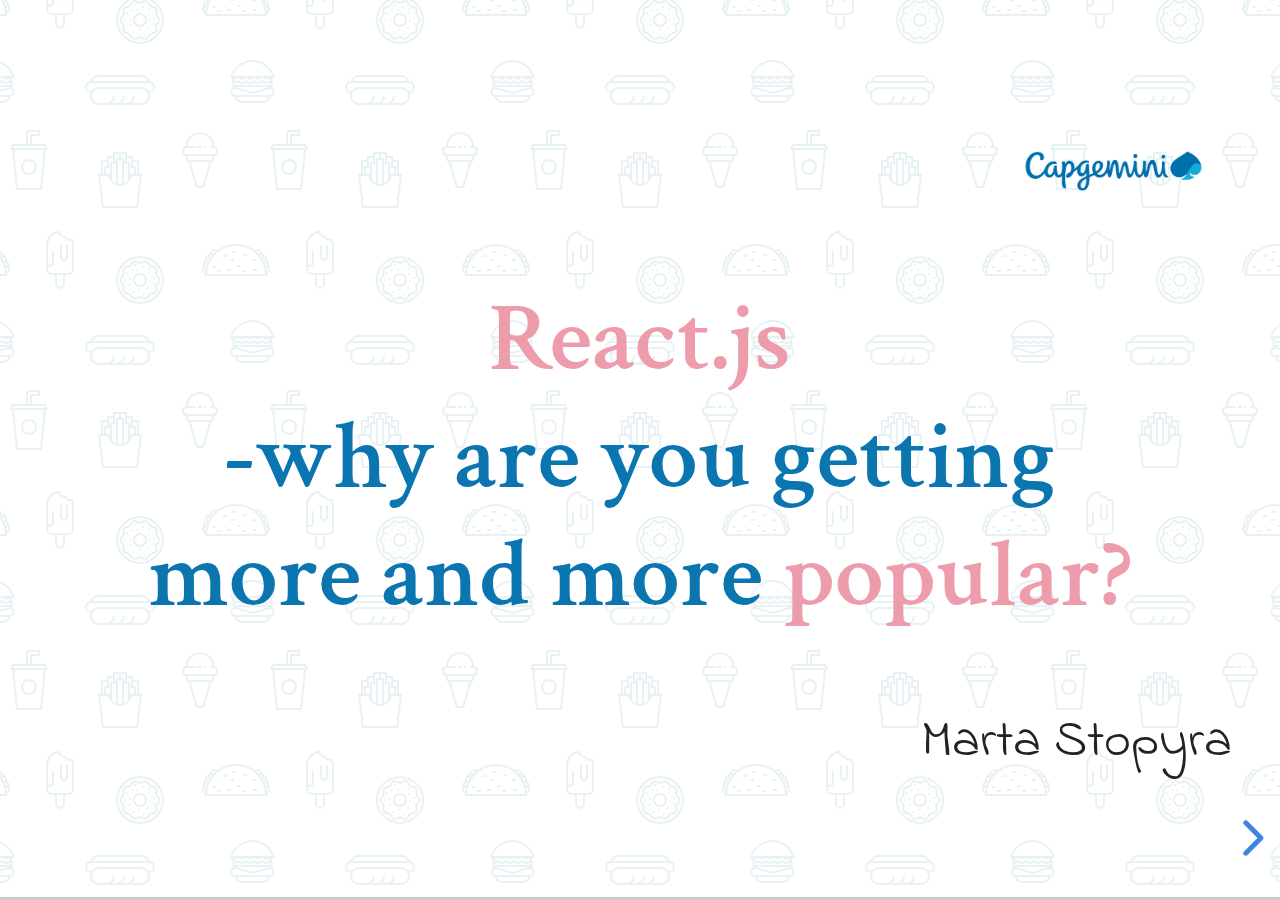
<file: index.html>
<!doctype html>
<html>

<head>
    <meta charset="utf-8">
    <meta name="viewport" content="width=device-width, initial-scale=1.0, maximum-scale=1.0, user-scalable=no">

    <title>React.js - intro</title>

    <link href="https://fonts.googleapis.com/css?family=Ubuntu" rel="stylesheet">
    <link href="https://fonts.googleapis.com/css?family=Crimson+Text|Dosis|Indie+Flower|Slabo+27px" rel="stylesheet">

    <link rel="icon" href="common/img/favicon.ico">

    <link rel="stylesheet" href="reveal.js-3.6.0/css/reveal.css">
    <link rel="stylesheet" href="reveal.js-3.6.0/css/theme/white.css">
    <link rel="stylesheet" href="common/css/common.css">

    <!-- Theme used for syntax highlighting of code -->
    <link rel="stylesheet" href="reveal.js-3.6.0/lib/css/zenburn.css">
    <!-- <link rel="stylesheet" href="/path/to/styles/dark.css"> -->
    <!-- <link rel="stylesheet" href="common/css/highlight/github.css"> -->

    <!-- Printing and PDF exports -->
    <!-- <script>
        var link = document.createElement( 'link' );
        link.rel = 'stylesheet';
        link.type = 'text/css';
        link.href = window.location.search.match( /print-pdf/gi ) ? 'css/print/pdf.css' : 'css/print/paper.css';
        document.getElementsByTagName( 'head' )[0].appendChild( link );
    </script> -->
</head>

<body>
    <div class="devon reveal">
        <div class="slides">

            <section data-background-image="common/img/bg.svg" data-background-size="260px" data-background-repeat="repeat">
                <div style="display:flex; 
                        justify-content: flex-end;
                        align-items: center;
                        padding-bottom: 50px;
                ">
                    <img style="margin: 0; width: 20%; background: none" class="plain" src="common/img/Capgemini_Logo_Color_RGB.png" alt="Capgemini"
                    />
                </div>

                <h2 style="font-size: 1.9em" class="secondaryFont">
                    <div><span class="accent">React.js</span></div>
                    <div>-why are you getting</div>
                    <div>more and more <span class="accent">popular?</span></div>
                </h2>

                <div style="display:flex; 
                        justify-content: flex-end;
                        padding-top: 40px;
            ">
                    <span class="specialFont">Marta Stopyra</span>
                </div>
            </section>
            
            <section>
                <style>      
                    .reveal .slides .collage-image {
                        margin: 20px;
                    }
                </style>

                <section data-background-image="common/img/bg.svg" data-background-size="260px" data-background-repeat="repeat">
                    <h2 style="font-size: 1.7em" class="primaryFont">Who uses React nowadays?</h2>
                    <div class="collage">
                        <img class="collage-image plain" src="common/img/airbnb.svg" style="height: 25%; width:25%;">
                        <img class="collage-image plain" src="common/img/fb.svg" style="height: 10%; width:10%;">
                        <img class="collage-image plain" src="common/img/Instagram.svg" style="height: 10%; width:10%;">
                        <img class="collage-image plain" src="common/img/atlassian.svg" style="height: 25%; width:25%;">
                        <img class="collage-image plain" src="common/img/whatsapp.svg" style="height: 10%; width:10%;">
                        <img class="collage-image plain" src="common/img/NewYorkTimes.svg" style="height: 25%; width:25%;">
                        <img class="collage-image plain" src="common/img/dropbox.svg" style="height: 10%; width:10%;">
                        <img class="collage-image plain" src="common/img/twitter.svg" style="height: 10%; width:10%;">
                        <img class="collage-image plain" src="common/img/netflix.svg" style="height: 20%; width:20%;">
                    </div>
                    <p>
                        Fb official- <a class="accent" href="https://github.com/facebook/react/wiki/Sites-Using-React">apps in React</a>
                    </p>
                </section>
            </section>

            <section data-background-image="common/img/bg.svg" data-background-size="260px" data-background-repeat="repeat">
                <div class="primaryFont">React market share based on <a class="accent" href="https://stateofjs.com/2017/front-end/results">stateofjs.com</a> </div>
                <img src="common/img/stateofjs.PNG">
                <div class="fragment specialFont"><span class="accent">React</span> still as a dominant player</div>
            </section>

            <section>
                <section data-background-image="common/img/bg.svg" data-background-size="260px" data-background-repeat="repeat">
                    <h2 style="font-size: 1.9em">React.js </h2>
                    <p>(<a href="https://reactjs.org/">v16.4.2</a>)</p>
                    <div style="font-size: 1.1em" class="primaryFont">What is it?</div>
                    <p class="fragment">A<span class="accent"><strong> JavaScript library </strong></span>for building user interfaces.
                    </p>
                    <p class="fragment">Not a tool, not a framework, not a language.</p>
                </section>
                <section data-background-image="common/img/bg.svg" data-background-size="260px" data-background-repeat="repeat">
                    <div style="margin-bottom: 1em" class="fragment primaryFont">It allows to design simple views for each state in your app</div>
                    <div style="margin-bottom: 1em" class="fragment primaryFont"><span class="accent"><strong>Component-based</strong></span></div>
                    <div class="fragment primaryFont">You can render just the right components when your data changes</div>
                </section>
                <section data-markdown data-background-image="common/img/bg.svg" data-background-size="260px" data-background-repeat="repeat">
                    <textarea data-template>
                    React component - example

                    ```
                    class Welcome extends React.Component {
                        render() {
                            return (
                            <div>
                                Hello {this.props.name}
                            </div>
                            );
                        }
                    }
                    ```
                    </textarea>
                </section>
                <section data-markdown data-background-image="common/img/bg.svg" data-background-size="260px" data-background-repeat="repeat">
                    <textarea data-template>
                    Components can be nested
                    ```
                      function App() {
                        return (
                          <div>
                            <Welcome name="Sara" />
                            <Welcome name="Julia" />
                            <AnotherWelcome> 
                                <NameText bold>Edite</NameText>
                            </AnotherWelcome>
                          </div>
                        );
                      }
                    ```
                </textarea>
                <aside class="notes">
                        React components implement a render()method that takes input data and returns what to display. This example uses an XML-like syntax called JSX. Input data that is passed into the component can be accessed by render() via this.props.
                        Components can refer to other components in their output. This lets us use the same component abstraction for any level of detail. A button, a form, a dialog, a screen: in React apps, all those are commonly expressed as components.
                    </aside>
                </section>
                <section data-background-image="common/img/bg.svg" data-background-size="260px" data-background-repeat="repeat">
                    <h3 class="primaryFont"><a class="accent" href="https://reactjs.org/docs/introducing-jsx.html">JSX</a></h3>
                    <div style="margin-bottom: 1em" class="fragment primaryFont">Optional syntax extension commonly used in React.</div>
                    <div style="margin-bottom: 1em" class="fragment primaryFont">Syntactic sugar.</div>
                    <div class="fragment primaryFont">Produces React “elements”.</div>

                    <aside class="notes">
                            React uses JSX for templating instead of regular JavaScript. It is not    necessary to use it, but there are some pros that comes with it.JSX is faster because it performs optimization while compiling code to JavaScript.
                            It is also type-safe and most of the errors can be caught during compilation.
                            JSX makes it easier and faster to write templates if you are familiar with HTML.
                    </aside>
                </section>
                <section data-markdown data-background-image="common/img/bg.svg" data-background-size="260px" data-background-repeat="repeat">
                    <textarea data-template>
                            JSX code:
                            ```
                            const element = <h1>Hello, world!</h1>;
                            const container = document.getElementById('root');
                            ReactDOM.render(element, container);
                                                        ```
                                                        Code after compilation to JS:
                                                        ```
                                                        const element = React.createElement(
                            'h1',
                            null,
                            'Hello, world!'
                            );
                            const container = document.getElementById('root');
                            ReactDOM.render(element, container);
                            ```
                        </textarea>
                </section>
                <!-- <section data-markdown data-background-image="common/img/bg.svg" data-background-size="260px" data-background-repeat="repeat">
                    <textarea data-template>
                    Class and functional components

                    ```
                    class Welcome extends React.Component {
                        render() {
                            return (
                            <div>
                                Hello {this.props.name}
                            </div>
                            );
                        }
                    }
                    ```
                    ```
                    function Welcome(props) {
                        return <h1>Hello, {props.name}</h1>;
                    }
                    ```
                    </textarea>
                    <aside class="notes">
                            Very often it’s misinterpreted as tool, framework, language. React allows developers to create large web applications that use data which can change over time, without reloading the page. Its main goal is to be fast, simple and scalable. React processes only user interface in applications (source).
                            It is simply a JavaScript runtime. Lightweight, fast and modern way to execute code on your computer.
                        </aside>
                </section> -->
                <!-- <section data-markdown data-background-image="common/img/bg.svg" data-background-size="260px" data-background-repeat="repeat">
                <textarea data-template>
                        Components can have [props](https://reactjs.org/docs/components-and-props.html) & [state](https://reactjs.org/docs/state-and-lifecycle.html)
                        
                        ```
                        class Timer extends React.Component {
                            constructor(props) {
                              super(props);
                              this.state = { seconds: 0 };
                            }
                            tick() {
                              this.setState(prevState => ({
                                seconds: prevState.seconds + 1
                              }));
                            }
                            componentDidMount() {
                              this.interval = setInterval(() => this.tick(), 1000);
                            }
                        }
                        ```
                    </textarea>
                </section> -->
                <section data-background-image="common/img/bg.svg" data-background-size="260px" data-background-repeat="repeat">
                    <div class="primaryFont">Maybe some practical examples?</div>

                    <pre><code class="javascript" style="max-height: none" data-trim data-escape>
                        export const ComponentWithData = ({
                            data: {
                                error, loading, i18n, ...restData
                            }, render = noop,
                        }) => {
                            if (loading) {
                                return &lt;LoadingMessage /&gt;;
                            }
                            if (error) {
                                return &lt;ErrorMessage error={error} /&gt;;
                            }
                            if (i18n) {
                                setTranslations(JSON.parse(i18n.all));
                            }
                            return render(restData);
                        };           
                    </code></pre>
                </section>
            </section>


            <section>
                    <section data-background-image="common/img/bg.svg" data-background-size="260px" data-background-repeat="repeat">
                        <h2>Virtual DOM</h2>
                        <img src="common/img/VDOM.png">
                    </section>
                    <section data-background-image="common/img/bg.svg" data-background-size="260px" data-background-repeat="repeat">
                        <h2>Virtual DOM</h2>
                        <ul>
                            <li class="fragment" style="font-size: 0.9em;">Abstraction of the HTML DOM, <span class="accent"><strong>representation of a UI is kept in memory</strong></span> and synced with the “real” DOM by a library such as ReactDOM.</li>
                            <li class="fragment" style="font-size: 0.9em;">In React ussually associated with<span class="accent"><strong> React elements</strong></span> (objects representing user interface).</li>
                            <li class="fragment" style="font-size: 0.9em;">Detached from the browser-specific implementation details.</li>
                            <li class="fragment" style="font-size: 0.9em;">Compares the element and its children to the previous one and <span class="accent"><strong>only applies the necessary DOM changes</strong></span>.</li>
                        </ul>
                    </section>

                    <section data-background-image="common/img/bg.svg" data-background-size="260px" data-background-repeat="repeat">
                        <div class="specialFont" style="background-color: white;">React creates an <span class="accent">in-memory data structure cache</span> which computes the made changes and then updates the browser. This allows for a special feature enabling programmer to code as if whole page is rendered on each change whereas react library <span class="accent">only renders components which actually change</span>.</div>
                        <aside class="notes">
                                React creates an in-memory data structure cache which computes the made changes and then updates the browser. This allows a special feature which enable programmer to code as if whole page is render on each change where as react library only render components which actually change.

                                When your component is first initialized, the   method is called, generating a lightweight representation of your view. From that representation, a string of markup is produced, and injected into the document. When your data changes, the method is called again. In order to perform updates as efficiently as possible, we diff the return value from the previous call to with the new one, and generate a minimal set of changes to be applied to the DOM(Document Object Model).
                                
                                React.js JSX :  React uses JSX for templating instead of regular JavaScript. It is not necessary to use it, but there are some pros that comes with it.JSX is faster because it performs optimization while compiling code to JavaScript.
                                It is also type-safe and most of the errors can be caught during compilation.
                                JSX makes it easier and faster to write templates if you are familiar with HTML.
                                
                                Difference between DOM and Virtual DOM :
                                DOM :    DOM stands for Document Object Model and is an abstraction of a structured text. For web developers, this text is an HTML code, and the DOM is simply called HTML DOM. Elements of HTML become nodes in the DOM.
                                So, while HTML is a text, the DOM is an in-memory representation of this text.
                                The HTML DOM provides an interface (API) to traverse and modify the nodes. It contains methods like or .
                                Virtual DOM :  The Virtual DOM was not invented by React, but React uses it and provides it for free.
                                The Virtual DOM is an abstraction of the HTML DOM. It is lightweight and detached from the browser-specific implementation details. Since the DOM itself was already an abstraction, the virtual DOM is, in fact, an abstraction of an abstraction.
                        </aside>
                    </section>
            </section>

            <!-- <section data-background-image="common/img/bg.svg" data-background-size="260px" data-background-repeat="repeat">
            <div class="primaryFont">Single way data flow (<em>one-way-data-binding</em>)</div>
                <img src="common/img/one_way_data_binding.png" style="width: 50%; height: 50%;">
                <aside class="notes">
                        A unidirectional data flow means that when designing a React app you often nest child components within higher-order parent components.
                        Wspomniec, ze w dół przekazywane dane, niezmienne, w górę zdarzenia, powiedzieć o koncepcji komponentów kontenerowych i odpowiedzialnych za prezentację danych 
                </aside>
            </section> -->
            <!-- <section data-background-image="common/img/bg.svg" data-background-size="260px" data-background-repeat="repeat">
            <h3>Angular vs React.js</h3>
            </section> -->
            <section>
                <section data-background-image="common/img/bg.svg" data-background-size="260px" data-background-repeat="repeat">
                    <h3 class="primaryFont">Components styling in React</h3>
                    <div class="fragment primaryFont">Inline styling</div>
                    <div class="fragment primaryFont">CSS stylesheet</div>
                    <div class="fragment primaryFont">CSS modules</div>
                    <div class="fragment primaryFont">Styled-components</div>
                </section>
                <section data-markdown data-background-image="common/img/bg.svg" data-background-size="260px" data-background-repeat="repeat">
                    <div style="display:flex; 
                    justify-content: flex-end;
                    align-items: center;">
                        <img style="margin: 0; width: 20%; background: none" class="plain" src="common/img/Capgemini_Logo_Color_RGB.png" alt="Capgemini"/>
                    </div>
                    <textarea data-template>
                        Styled-components (read more [here](https://www.styled-components.com/))
                        ```
                        const BasicZone = ({ text }) => (
                            <div>
                                {text}
                            </div>
                        );
                        
                        export const StyledBasicZone = styled(BasicZone)`
                            margin-bottom: 10px;
                            margin-top: 10px;
                            padding: 10px;
                        `;
                        ```
                    </textarea>
            </section>
            <section data-markdown data-background-image="common/img/bg.svg" data-background-size="260px" data-background-repeat="repeat">
                <textarea data-template>
                    Styled-components
                    ```
                    export const Text = ({
                        isA = 'span',
                        children,
                        className,
                        ...restProps
                    }) => {
                        const Tag = isA;
                        return (
                            <Tag className={className} {...restProps}>
                                {children}
                            </Tag>
                        );
                    };
                    ```

                    ```
                    export const StyledTextNoColor = styled(Text)`
                        font-family: NotoSans;
                        font-weight: normal;
                        font-style: normal;
                        font-stretch: normal;
                        line-height: normal;
                        letter-spacing: normal;
                    `;
                    ```
                </textarea>
            </section>
                <section data-markdown data-background-image="common/img/bg.svg" data-background-size="260px" data-background-repeat="repeat">
                    <textarea data-template>
                            Inline styling
                            ```
                            const divStyle = {
                                margin: '40px',
                                border: '5px solid pink'
                            };
                            const pStyle = {
                                fontSize: '15px',
                                textAlign: 'center'
                            };
                            
                            const Box = () => (
                                <div style={divStyle}>
                                    <p style={pStyle}>Get started with inline style</p>
                                </div>
                            );
                            ```
                    </textarea>    
                </section>
                <section data-markdown data-background-image="common/img/bg.svg" data-background-size="260px" data-background-repeat="repeat">
                    <textarea data-template>
                        CSS stylesheets
                        ```
                        import React from 'react';
                        import './DottedBox.css';
                        
                        const DottedBox = () => (
                            <div className="dotted-box">
                                <p className="dotted-box-content">CSS styling</p>
                            </div>
                        );
                        ```
                    </textarea>
                </section>
                <section data-markdown data-background-image="common/img/bg.svg" data-background-size="260px" data-background-repeat="repeat">
                    <textarea data-template>
                        CSS modules
                        ```
                        import React from 'react';
                        import styles from './DashedBox.css';
                        
                        const DashedBox = () => (
                            <div className={styles.container}>
                                <p className={styles.content}>CSS Modules</p>
                            </div>
                        );
                        ```
                    </textarea>
                </section>
    </section>

    <section>
            <section data-background-image="common/img/bg.svg" data-background-size="260px" data-background-repeat="repeat">
                <h2>How to start?</h2>
            </section>
            <section data-background-image="common/img/bg.svg" data-background-size="260px" data-background-repeat="repeat">
                <a class="accent" href="https://github.com/facebook/create-react-app">create-react-app</a>
                <div class="specialFont" style="font-size: 0.7em;">⬆️ Just use it </div>
            </section>
            <section data-background-image="common/img/bg.svg" data-background-size="260px" data-background-repeat="repeat">
               <div style="margin-bottom: 1em" class="fragment primaryFont">npm install -g create-react-app</div>
               <div style="margin-bottom: 1em" class="fragment primaryFont">create-react-app /app-name/</div>
               <div style="margin-bottom: 1em" class="fragment primaryFont">cd /app-name/</div>
               <div class="fragment primaryFont">npm start</div>
            </section>
            <section data-background-image="common/img/bg.svg" data-background-size="260px" data-background-repeat="repeat">
                <img src="common/img/how_to_start.png">
            </section>
    </section>
    <section>
            <section data-background-image="common/img/bg.svg" data-background-size="260px" data-background-repeat="repeat">
            <div class="primaryFont">Cooperation with Design Team has been never so easy! </div>
            <div class="primaryFont">No deployements needed.</div>
            <a href="https://storybook.js.org/">
                <img src="common/img/storybook.svg" href="https://storybook.js.org/" style="background:none; border:none; box-shadow:none; height: 65%; width:65%;">
            </a>
            <div class="specialFont" style="font-size: 0.7em;">⬆️ Click it to get to know more </div>
            
            </section>
            <section data-background-image="common/img/bg.svg" data-background-size="260px" data-background-repeat="repeat">
                <img src="common/img/storybook.gif" style="background:none; border:none; box-shadow:none; height: 85%; width:85%;">
                <div class="primaryFont" style="font-size: 0.7em;">Look at the live examples <a class="accent" href="https://release-3-4--storybooks-official.netlify.com"><strong>here</strong></a>.</div>
                <div class="primaryFont" style="font-size: 0.7em;"><a class="accent" href="https://storybook.js.org/addons/addon-gallery/"><strong>Addons</strong></a> implement additional functionalities which make Storybook even more util.</div>
            </section>
    </section>

    <section data-background-image="common/img/bg.svg" data-background-size="260px" data-background-repeat="repeat">
        <div class="primaryFont">Want to see more elements of React.js ecosystem?</div>
        <div class="primaryFont"> Go to <a class="accent" href="https://github.com/enaqx/awesome-react">awesome-react</a>!</div>
        <img src="common/img/react.svg" style="background:none; border:none; box-shadow:none; height: 40%; width:40%;  display: inline-block; padding-top: 40px;">
    </section>
    
    <section data-background-image="common/img/bg.svg" data-background-size="260px" data-background-repeat="repeat">
        <div class="specialFont" style="font-size: 1.2em;"><strong>Project ROAD</strong></div>
        <div class="dw-row"> 
                <div class="dw-column">
                    <img class="collage-image" src="common/img/react.svg" style="background:none; border:none; box-shadow:none; height: auto; width:45%;">
                        <img class="collage-image" src="common/img/storybook.svg" style="background:none; border:none; box-shadow:none; height: auto; width:70%;">
                        <img class="collage-image" src="common/img/styled-components.png" style="background:none; border:none; box-shadow:none; height: auto; width:45%;">
                        <img class="collage-image" src="common/img/boostrap.svg" style="background:none; border:none; box-shadow:none; height: auto; width:45%;">
                </div>
                <div class="dw-column" style="padding-top: 2em">
                        <img class="plain" src="common/img/dw-team1.jpg" style="width: 80%; height: auto;">
                        <img class="plain" src="common/img/the-team.jpg" style="width: 80%; height: auto;">
                    </div>
                <div class="dw-column">
                    <img class="collage-image" src="common/img/nodejs.svg" style="background:none; border:none; box-shadow:none; height: auto; width:100%;">
                    <span class="collage-image specialFont" style="padding-bottom: 30px; padding-top: 30px; display: inline-block;">server-side rendering</span>
                    <img class="collage-image" src="common/img/graphql.svg" style="background:none; border:none; box-shadow:none; height: auto; width:45%;">
                    <img class="collage-image" src="common/img/express.svg" style="background:none; border:none; box-shadow:none; height: auto; width:60%;">
                </div> 

                <!-- <div class="dw-column">
                </div> -->
              </div>
    </section>

    <section data-background-image="common/img/bg.svg" data-background-size="260px" data-background-repeat="repeat">
        <div style="display:flex; 
                    justify-content: flex-end;
                    align-items: center;"
        >
            <img style="margin: 0; width: 20%; background: none" class="plain" src="common/img/Capgemini_Logo_Color_RGB.png" alt="Capgemini"/>
        </div>
        <img  style="height: 10em;" class="plain" src="common/img/slides-qr-code.svg" alt="">
        <div style="font-size: 0.9em;">Finally there is a special time for questions and discussion.</div>
        <div style="font-size: 0.9em;">Thank you! 💙</div>
    </section>

        </div>
    </div>

    <script src="reveal.js-3.6.0/lib/js/head.min.js"></script>
    <script src="reveal.js-3.6.0/js/reveal.js"></script>

    <script>
        // More info https://github.com/hakimel/reveal.js#configuration
        Reveal.initialize({
            history: true,

            // More info https://github.com/hakimel/reveal.js#dependencies
            dependencies: [
                { src: 'reveal.js-3.6.0/plugin/markdown/marked.js' },
                { src: 'reveal.js-3.6.0/plugin/markdown/markdown.js' },
                { src: 'reveal.js-3.6.0/plugin/notes/notes.js', async: true },
                {
                    src: 'reveal.js-3.6.0/plugin/highlight/highlight.js', async: true, callback: function () {
                        hljs.initHighlightingOnLoad();
                    }
                }
            ]
        });
    </script>
</body>

</html>
</file>
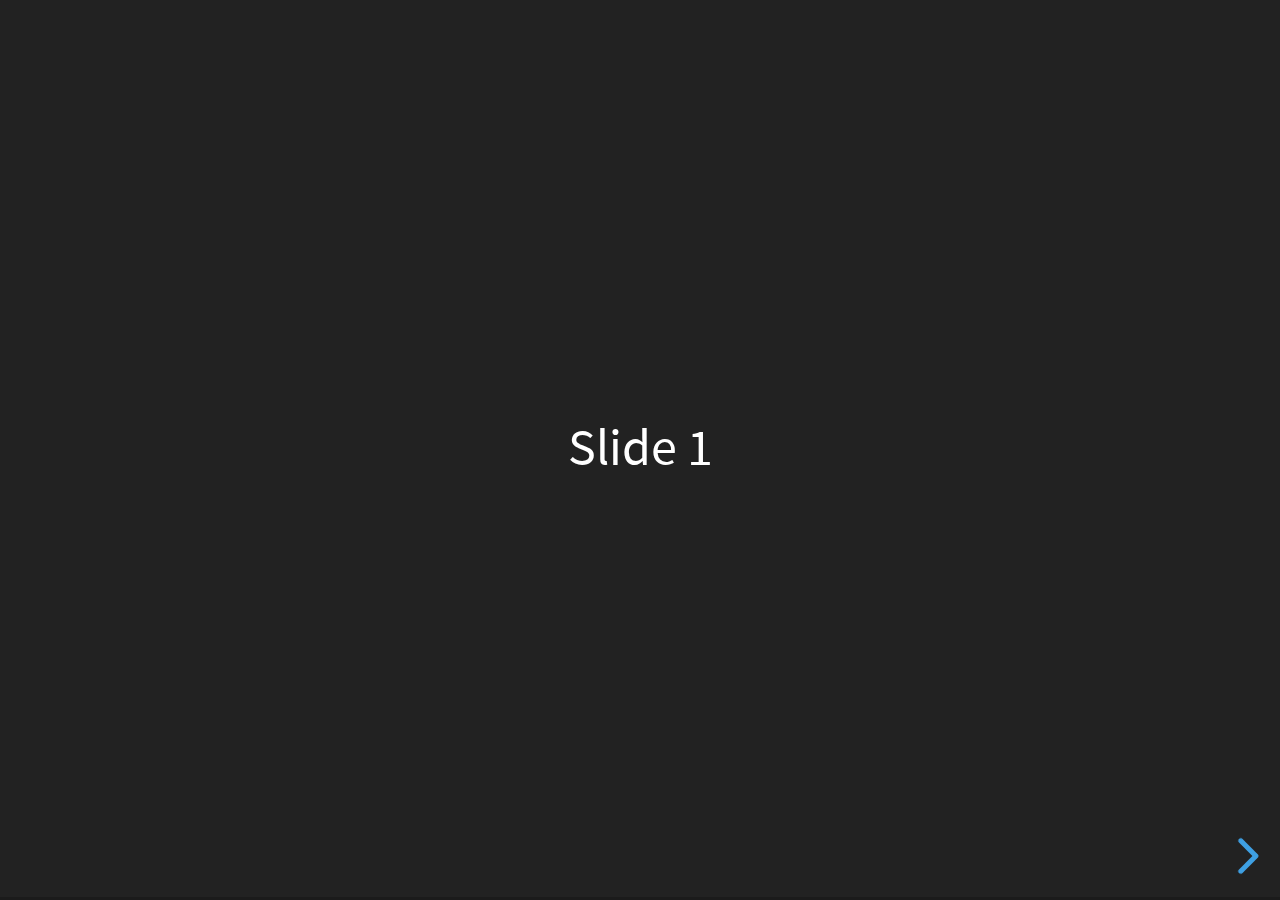
<file: reveal.js-3.6.0/index.html>
<!doctype html>
<html>
	<head>
		<meta charset="utf-8">
		<meta name="viewport" content="width=device-width, initial-scale=1.0, maximum-scale=1.0, user-scalable=no">

		<title>reveal.js</title>

		<link rel="stylesheet" href="css/reveal.css">
		<link rel="stylesheet" href="css/theme/black.css">

		<!-- Theme used for syntax highlighting of code -->
		<link rel="stylesheet" href="lib/css/zenburn.css">

		<!-- Printing and PDF exports -->
		<script>
			var link = document.createElement( 'link' );
			link.rel = 'stylesheet';
			link.type = 'text/css';
			link.href = window.location.search.match( /print-pdf/gi ) ? 'css/print/pdf.css' : 'css/print/paper.css';
			document.getElementsByTagName( 'head' )[0].appendChild( link );
		</script>
	</head>
	<body>
		<div class="reveal">
			<div class="slides">
				<section>Slide 1</section>
				<section>Slide 2</section>
			</div>
		</div>

		<script src="lib/js/head.min.js"></script>
		<script src="js/reveal.js"></script>

		<script>
			// More info about config & dependencies:
			// - https://github.com/hakimel/reveal.js#configuration
			// - https://github.com/hakimel/reveal.js#dependencies
			Reveal.initialize({
				dependencies: [
					{ src: 'plugin/markdown/marked.js' },
					{ src: 'plugin/markdown/markdown.js' },
					{ src: 'plugin/notes/notes.js', async: true },
					{ src: 'plugin/highlight/highlight.js', async: true, callback: function() { hljs.initHighlightingOnLoad(); } }
				]
			});
		</script>
	</body>
</html>
</file>
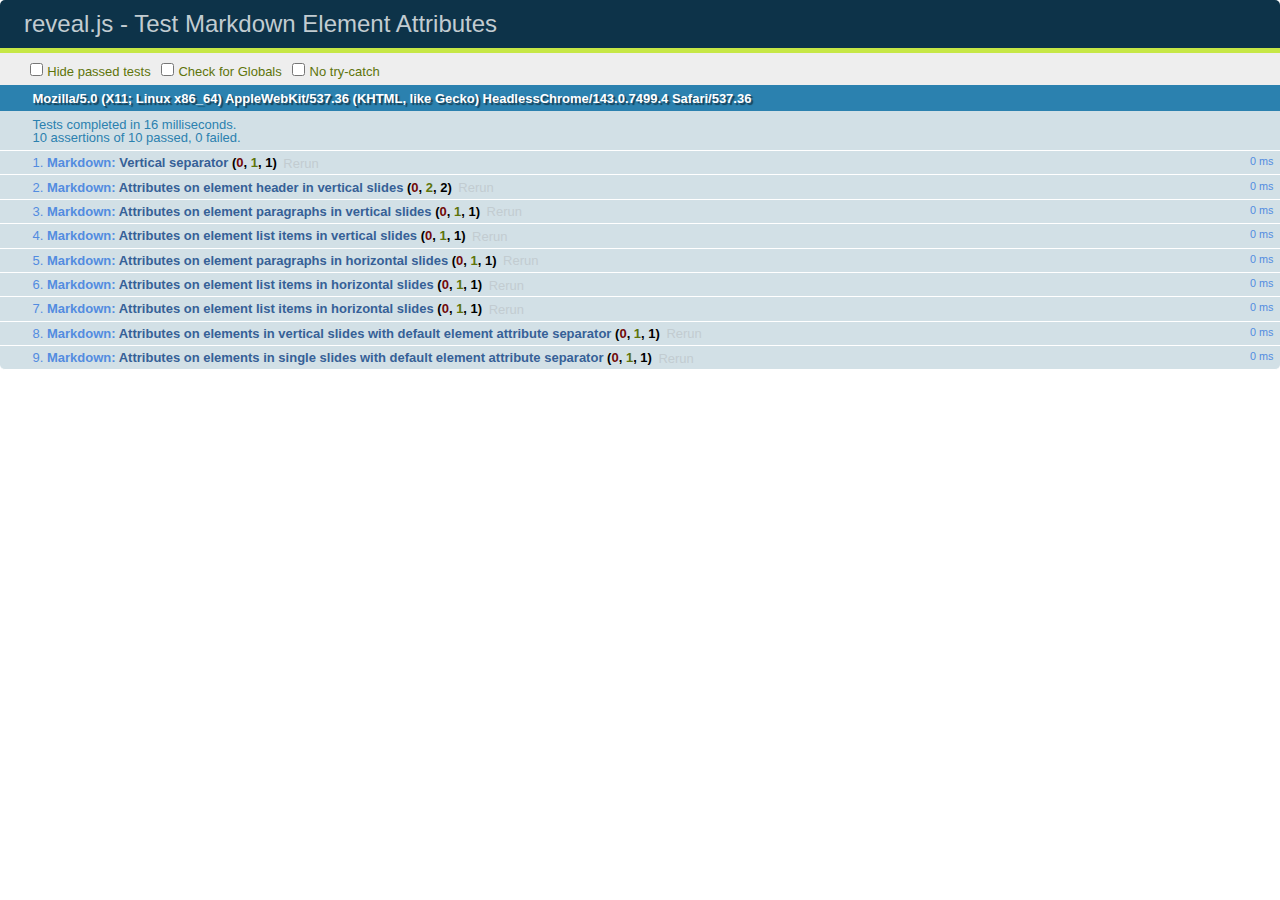
<file: reveal.js-3.6.0/test/test-markdown-element-attributes.html>
<!doctype html>
<html lang="en">

	<head>
		<meta charset="utf-8">

		<title>reveal.js - Test Markdown Element Attributes</title>

		<link rel="stylesheet" href="../css/reveal.css">
		<link rel="stylesheet" href="qunit-1.12.0.css">
	</head>

	<body style="overflow: auto;">

		<div id="qunit"></div>
		<div id="qunit-fixture"></div>

		<div class="reveal" style="display: none;">

			<div class="slides">

				<!-- <section data-markdown="example.md" data-separator="^\n\n\n" data-separator-vertical="^\n\n"></section> -->

				<!-- Slides are separated by newline + three dashes + newline, vertical slides identical but two dashes -->
				<section data-markdown data-separator="^\n---\n$" data-separator-vertical="^\n--\n$" data-element-attributes="{_\s*?([^}]+?)}">>
					<script type="text/template">
						## Slide 1.1
						<!-- {_class="fragment fade-out" data-fragment-index="1"} -->

						--

						## Slide 1.2
						<!-- {_class="fragment shrink"} -->

						Paragraph 1
						<!-- {_class="fragment grow"} -->

						Paragraph 2
						<!-- {_class="fragment grow"} -->

						- list item 1 <!-- {_class="fragment grow"} -->
						- list item 2 <!-- {_class="fragment grow"} -->
						- list item 3 <!-- {_class="fragment grow"} -->


						---

						## Slide 2


						Paragraph 1.2  
						multi-line <!-- {_class="fragment highlight-red"} -->

						Paragraph 2.2 <!-- {_class="fragment highlight-red"} -->

						Paragraph 2.3 <!-- {_class="fragment highlight-red"} -->

						Paragraph 2.4 <!-- {_class="fragment highlight-red"} -->

						- list item 1 <!-- {_class="fragment highlight-green"} -->
						- list item 2<!-- {_class="fragment highlight-green"} -->
						- list item 3<!-- {_class="fragment highlight-green"} -->
						- list item 4
						<!-- {_class="fragment highlight-green"} -->
						- list item 5<!-- {_class="fragment highlight-green"} -->

						Test

						![Example Picture](examples/assets/image2.png)
						<!-- {_class="reveal stretch"} -->

					</script>
				</section>



				<section 	data-markdown data-separator="^\n\n\n"
									data-separator-vertical="^\n\n"
									data-separator-notes="^Note:"
									data-charset="utf-8">
					<script type="text/template">
						# Test attributes in Markdown with default separator
						## Slide 1 Def <!-- .element: class="fragment highlight-red" data-fragment-index="1" -->


						## Slide 2 Def
						<!-- .element: class="fragment highlight-red" -->

					</script>
				</section>

				<section data-markdown>
				  <script type="text/template">
					## Hello world
					A paragraph
					<!-- .element: class="fragment highlight-blue" -->
				  </script>
				</section>

				<section data-markdown>
				  <script type="text/template">
					## Hello world

					Multiple  
					Line
					<!-- .element: class="fragment highlight-blue" -->
				  </script>
				</section>

				<section data-markdown>
				  <script type="text/template">
					## Hello world

					Test<!-- .element: class="fragment highlight-blue" -->

					More Test
				  </script>
				</section>


			</div>

		</div>

		<script src="../lib/js/head.min.js"></script>
		<script src="../js/reveal.js"></script>
		<script src="../plugin/markdown/marked.js"></script>
		<script src="../plugin/markdown/markdown.js"></script>
		<script src="qunit-1.12.0.js"></script>

		<script src="test-markdown-element-attributes.js"></script>

	</body>
</html>
</file>
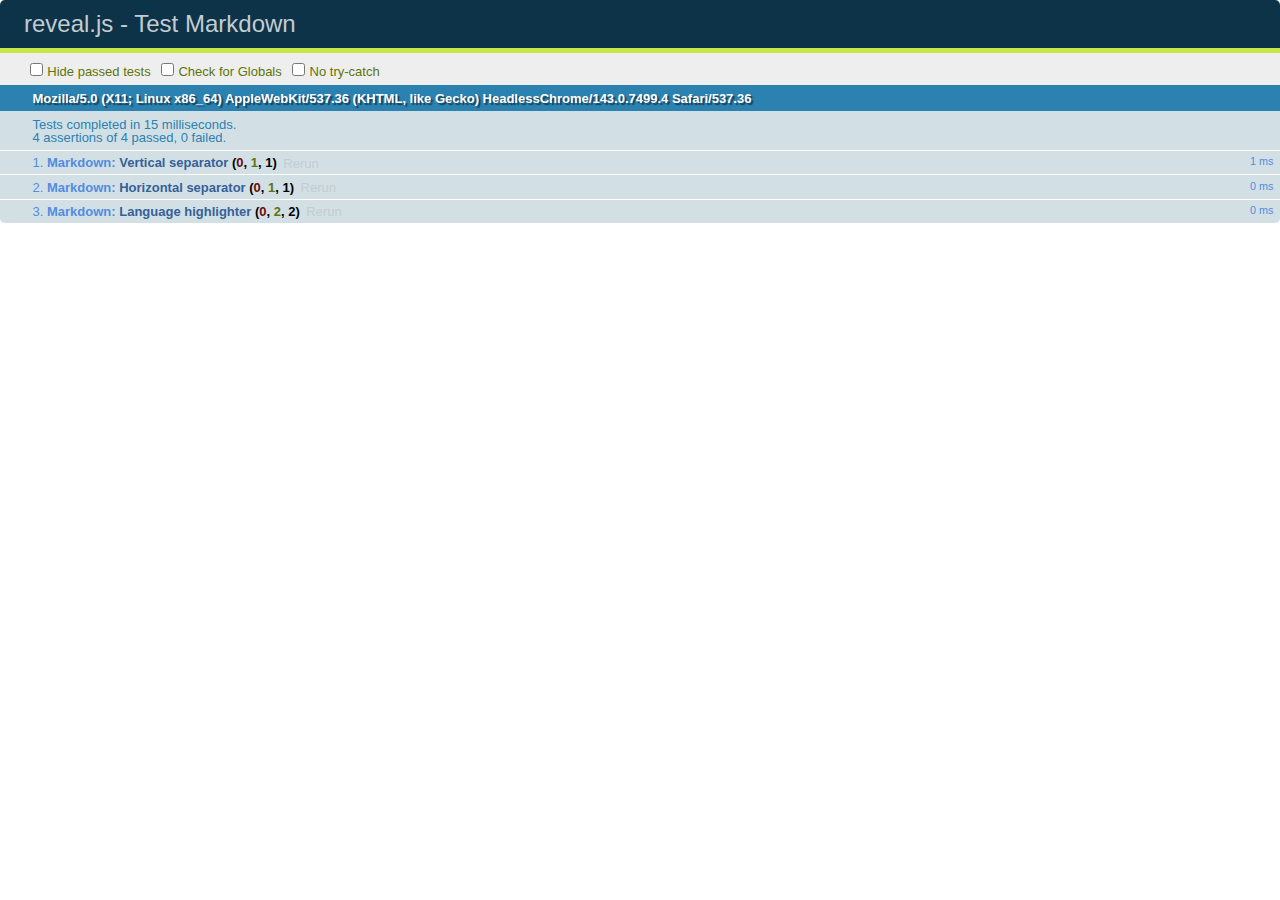
<file: reveal.js-3.6.0/test/test-markdown-external.html>
<!doctype html>
<html lang="en">

	<head>
		<meta charset="utf-8">

		<title>reveal.js - Test Markdown</title>

		<link rel="stylesheet" href="../css/reveal.css">
		<link rel="stylesheet" href="qunit-1.12.0.css">
	</head>

	<body style="overflow: auto;">

		<div id="qunit"></div>
  		<div id="qunit-fixture"></div>

		<div class="reveal" style="display: none;">

			<div class="slides">
				<section data-markdown="simple.md" data-separator="^\n\n\n" data-separator-vertical="^\n\n"></section>
			</div>

		</div>

		<script src="../lib/js/head.min.js"></script>
		<script src="../js/reveal.js"></script>
		<script src="../plugin/highlight/highlight.js"></script>
		<script src="../plugin/markdown/marked.js"></script>
		<script src="../plugin/markdown/markdown.js"></script>
		<script src="qunit-1.12.0.js"></script>

		<script src="test-markdown-external.js"></script>

	</body>
</html>
</file>
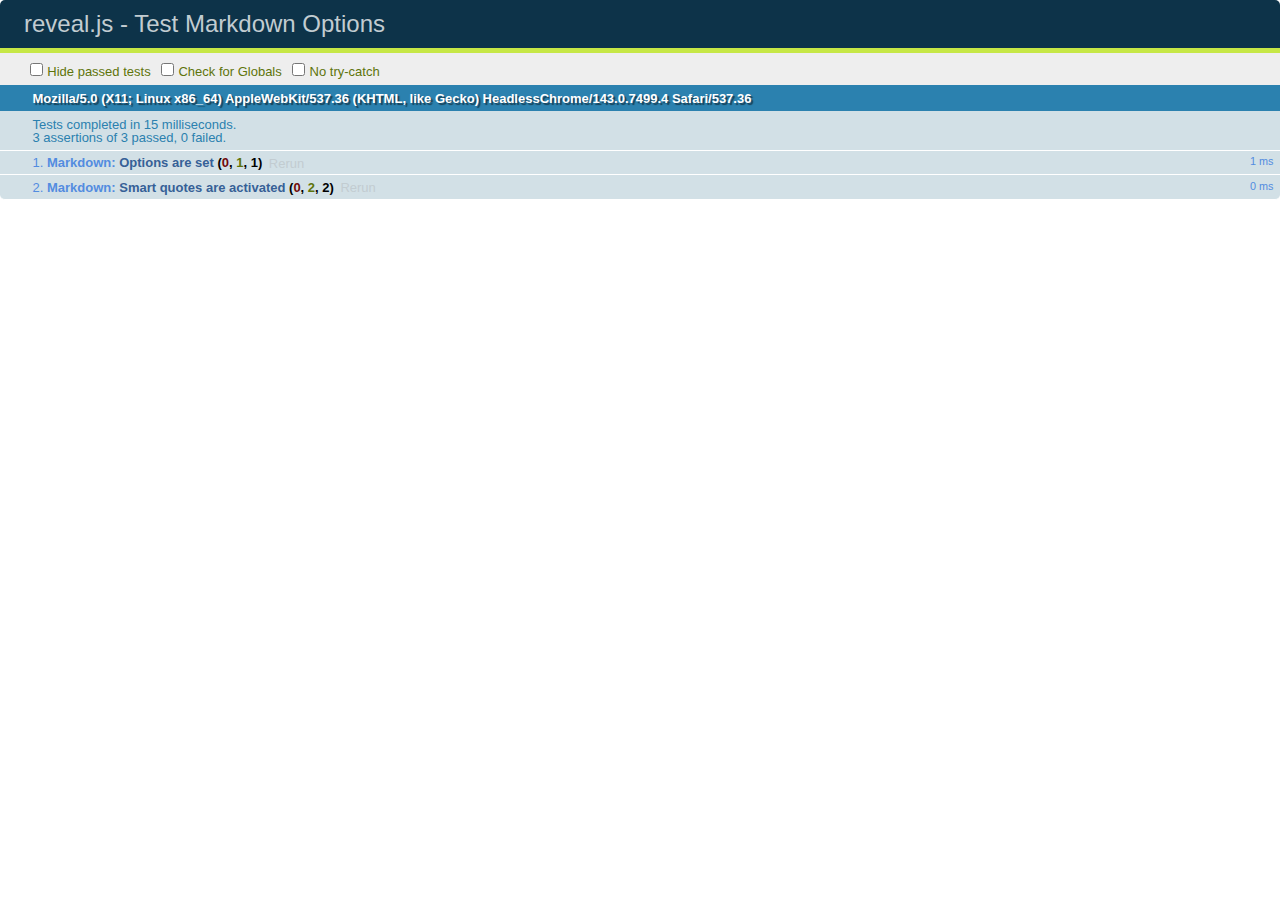
<file: reveal.js-3.6.0/test/test-markdown-options.html>
<!doctype html>
<html lang="en">

	<head>
		<meta charset="utf-8">

		<title>reveal.js - Test Markdown Options</title>

		<link rel="stylesheet" href="../css/reveal.css">
		<link rel="stylesheet" href="qunit-1.12.0.css">
	</head>

	<body style="overflow: auto;">

		<div id="qunit"></div>
		<div id="qunit-fixture"></div>

		<div class="reveal" style="display: none;">

			<div class="slides">

				<section data-markdown>
					<script type="text/template">
						## Testing Markdown Options

						This "slide" should contain 'smart' quotes.
					</script>
				</section>

			</div>

		</div>

		<script src="../lib/js/head.min.js"></script>
		<script src="../js/reveal.js"></script>
		<script src="qunit-1.12.0.js"></script>

		<script src="test-markdown-options.js"></script>

	</body>
</html>
</file>
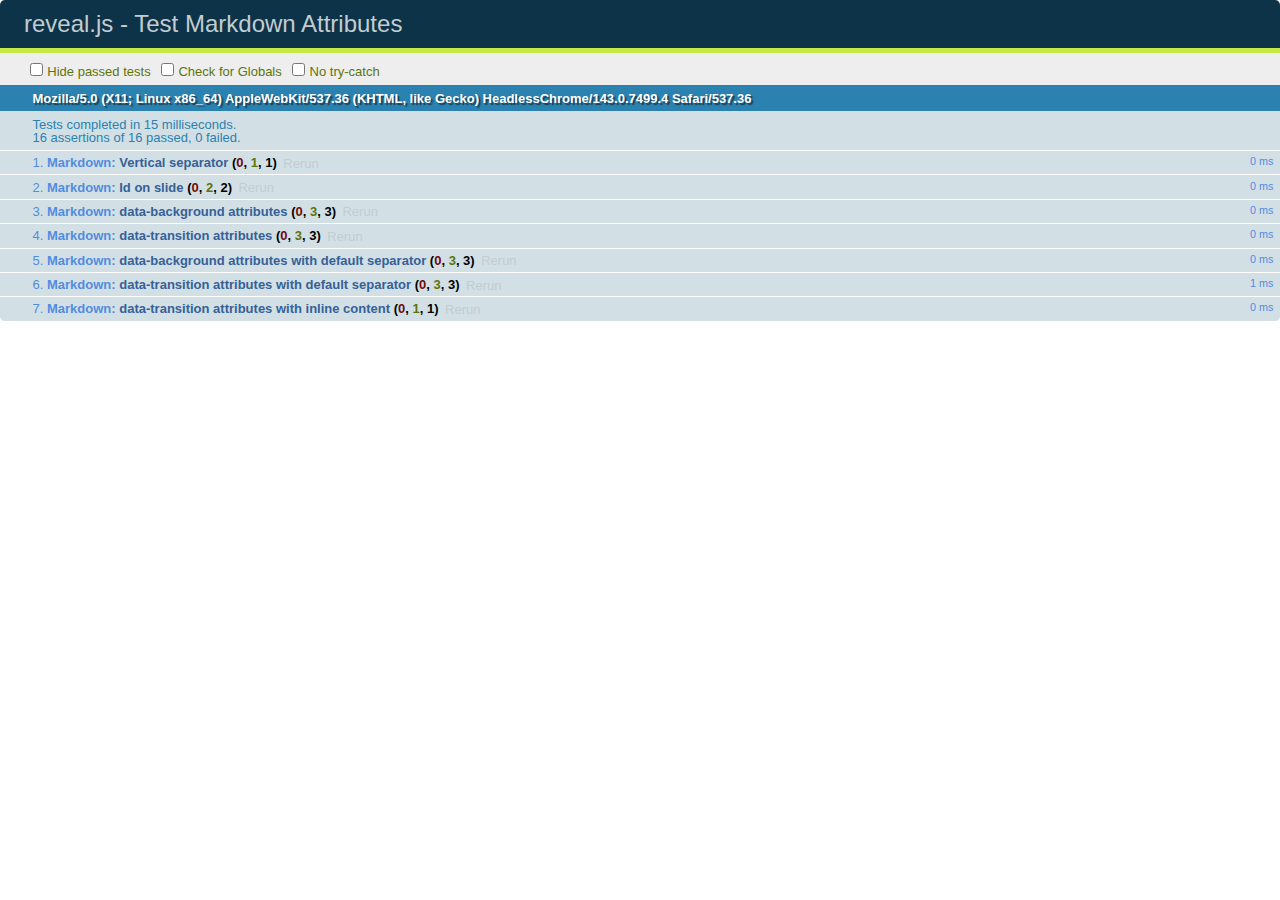
<file: reveal.js-3.6.0/test/test-markdown-slide-attributes.html>
<!doctype html>
<html lang="en">

	<head>
		<meta charset="utf-8">

		<title>reveal.js - Test Markdown Attributes</title>

		<link rel="stylesheet" href="../css/reveal.css">
		<link rel="stylesheet" href="qunit-1.12.0.css">
	</head>

	<body style="overflow: auto;">

		<div id="qunit"></div>
		<div id="qunit-fixture"></div>

		<div class="reveal" style="display: none;">

			<div class="slides">

				<!-- <section data-markdown="example.md" data-separator="^\n\n\n" data-separator-vertical="^\n\n"></section> -->

				<!-- Slides are separated by three lines, vertical slides by two lines, attributes are one any line starting with (spaces and) two dashes -->
				<section 	data-markdown data-separator="^\n\n\n"
									data-separator-vertical="^\n\n"
									data-separator-notes="^Note:"
									data-attributes="--\s(.*?)$"
									data-charset="utf-8">
					<script type="text/template">
						# Test attributes in Markdown
						## Slide 1



						## Slide 2
						<!-- -- id="slide2" data-transition="zoom" data-background="#A0C66B" -->


						## Slide 2.1
						<!-- -- data-background="#ff0000" data-transition="fade" -->


						## Slide 2.2
						[Link to Slide2](#/slide2)



						## Slide 3
						<!-- -- data-transition="zoom" data-background="#C6916B" -->



						## Slide 4
					</script>
				</section>

				<section 	data-markdown data-separator="^\n\n\n"
									data-separator-vertical="^\n\n"
									data-separator-notes="^Note:"
									data-charset="utf-8">
					<script type="text/template">
						# Test attributes in Markdown with default separator
						## Slide 1 Def



						## Slide 2 Def
						<!-- .slide: id="slide2def" data-transition="concave" data-background="#A7C66B" -->


						## Slide 2.1 Def
						<!-- .slide: data-background="#f70000" data-transition="page" -->


						## Slide 2.2 Def
						[Link to Slide2](#/slide2def)



						## Slide 3 Def
						<!-- .slide: data-transition="concave" data-background="#C7916B" -->



						## Slide 4
					</script>
				</section>

				<section data-markdown>
					<script type="text/template">
						<!-- .slide: data-background="#ff0000" -->
						## Hello world
					</script>
				</section>

				<section data-markdown>
					<script type="text/template">
						## Hello world
						<!-- .slide: data-background="#ff0000" -->
					</script>
				</section>

				<section data-markdown>
					<script type="text/template">
						## Hello world

						Test
						<!-- .slide: data-background="#ff0000" -->

						More Test
					</script>
				</section>

			</div>

		</div>

		<script src="../lib/js/head.min.js"></script>
		<script src="../js/reveal.js"></script>
		<script src="../plugin/markdown/marked.js"></script>
		<script src="../plugin/markdown/markdown.js"></script>
		<script src="qunit-1.12.0.js"></script>

		<script src="test-markdown-slide-attributes.js"></script>

	</body>
</html>
</file>
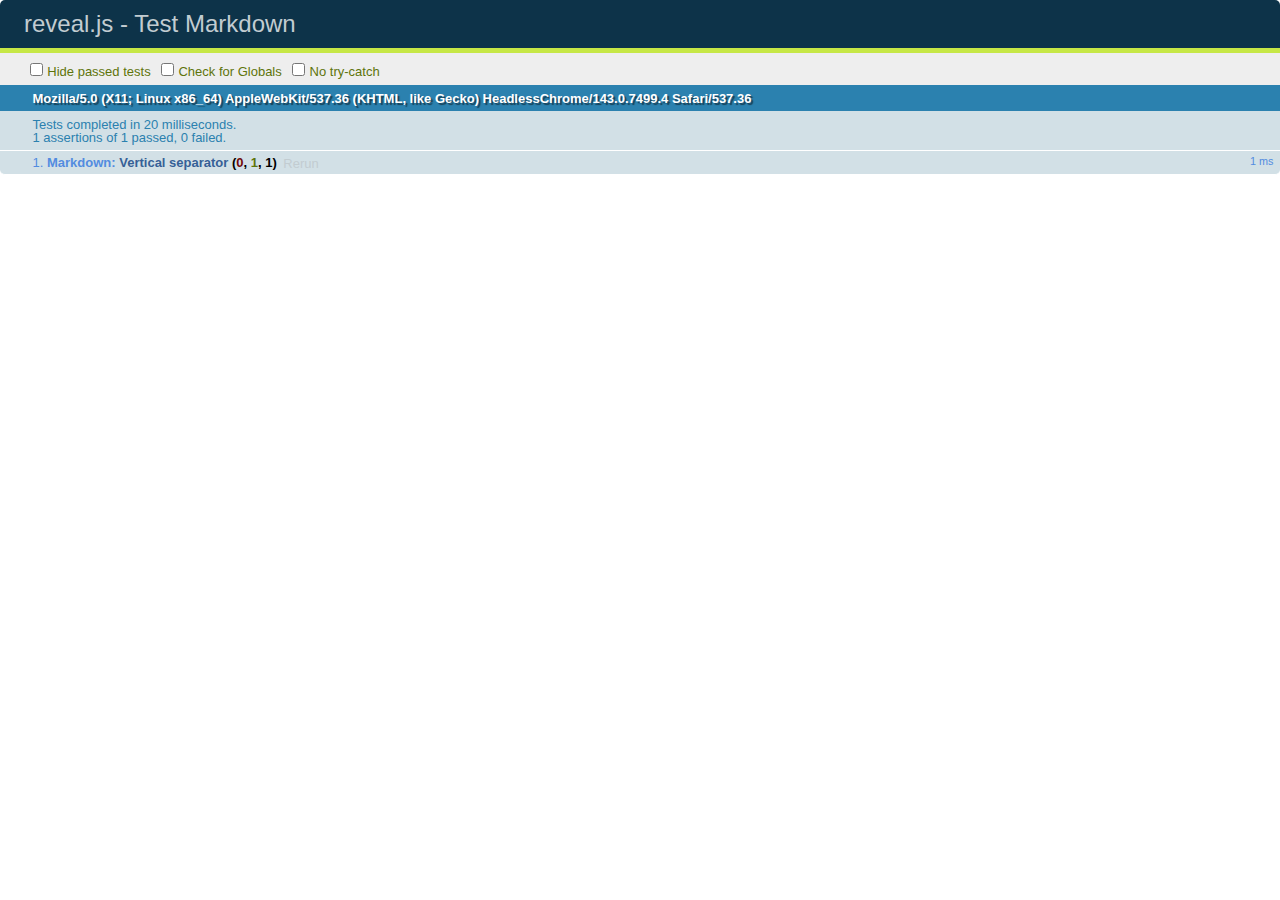
<file: reveal.js-3.6.0/test/test-markdown.html>
<!doctype html>
<html lang="en">

	<head>
		<meta charset="utf-8">

		<title>reveal.js - Test Markdown</title>

		<link rel="stylesheet" href="../css/reveal.css">
		<link rel="stylesheet" href="qunit-1.12.0.css">
	</head>

	<body style="overflow: auto;">

		<div id="qunit"></div>
		<div id="qunit-fixture"></div>

		<div class="reveal" style="display: none;">

			<div class="slides">

				<!-- <section data-markdown="example.md" data-separator="^\n\n\n" data-separator-vertical="^\n\n"></section> -->

				<!-- Slides are separated by newline + three dashes + newline, vertical slides identical but two dashes -->
				<section data-markdown data-separator="^\n---\n$" data-separator-vertical="^\n--\n$">
					<script type="text/template">
						## Slide 1.1

						--

						## Slide 1.2

						---

						## Slide 2
					</script>
				</section>

			</div>

		</div>

		<script src="../lib/js/head.min.js"></script>
		<script src="../js/reveal.js"></script>
		<script src="../plugin/markdown/marked.js"></script>
		<script src="../plugin/markdown/markdown.js"></script>
		<script src="qunit-1.12.0.js"></script>

		<script src="test-markdown.js"></script>

	</body>
</html>
</file>
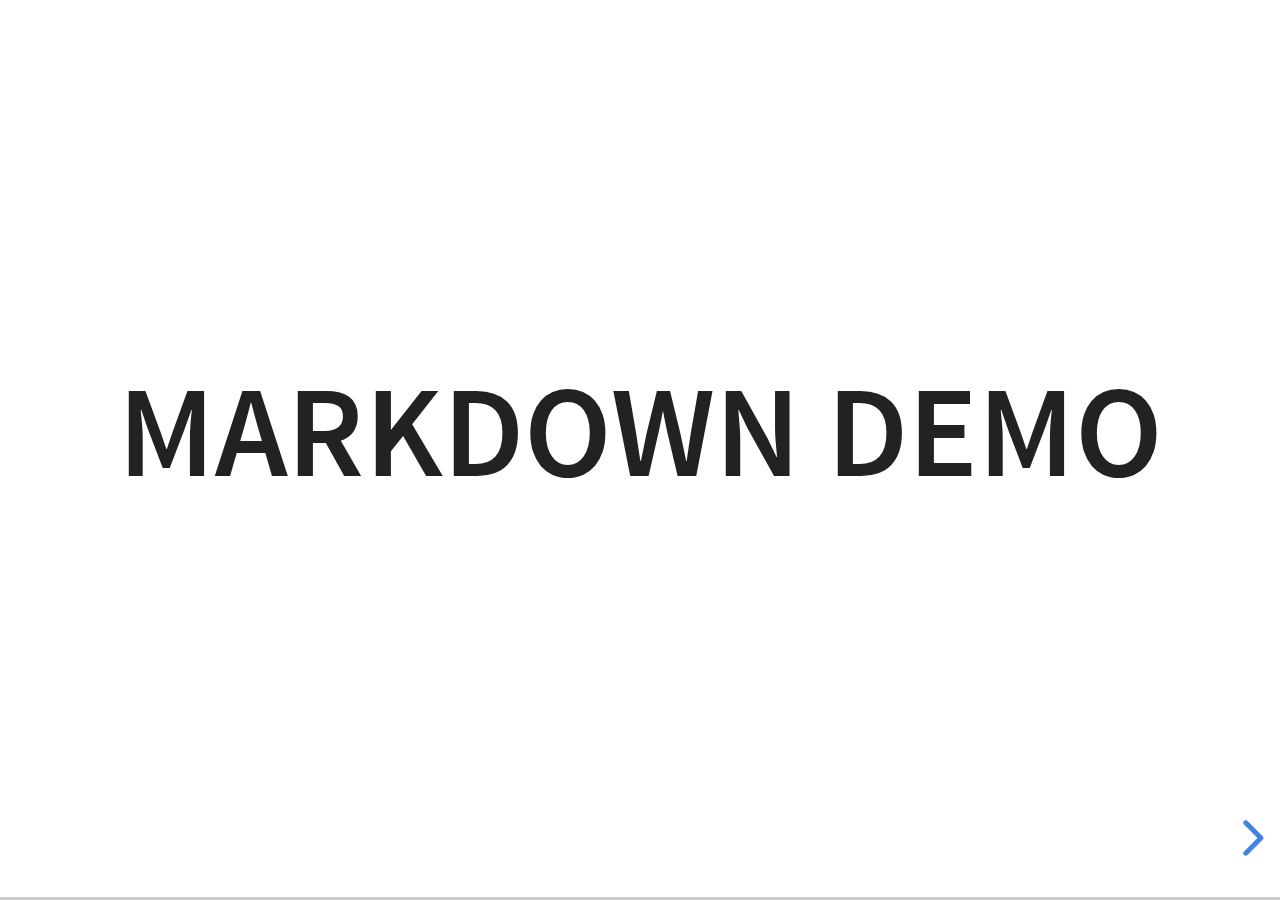
<file: reveal.js-3.6.0/plugin/markdown/example.html>
<!doctype html>
<html lang="en">

	<head>
		<meta charset="utf-8">

		<title>reveal.js - Markdown Demo</title>

		<link rel="stylesheet" href="../../css/reveal.css">
		<link rel="stylesheet" href="../../css/theme/white.css" id="theme">

        <link rel="stylesheet" href="../../lib/css/zenburn.css">
	</head>

	<body>

		<div class="reveal">

			<div class="slides">

                <!-- Use external markdown resource, separate slides by three newlines; vertical slides by two newlines -->
                <section data-markdown="example.md" data-separator="^\n\n\n" data-separator-vertical="^\n\n"></section>

                <!-- Slides are separated by three dashes (quick 'n dirty regular expression) -->
                <section data-markdown data-separator="---">
                    <script type="text/template">
                        ## Demo 1
                        Slide 1
                        ---
                        ## Demo 1
                        Slide 2
                        ---
                        ## Demo 1
                        Slide 3
                    </script>
                </section>

                <!-- Slides are separated by newline + three dashes + newline, vertical slides identical but two dashes -->
                <section data-markdown data-separator="^\n---\n$" data-separator-vertical="^\n--\n$">
                    <script type="text/template">
                        ## Demo 2
                        Slide 1.1

                        --

                        ## Demo 2
                        Slide 1.2

                        ---

                        ## Demo 2
                        Slide 2
                    </script>
                </section>

                <!-- No "extra" slides, since there are no separators defined (so they'll become horizontal rulers) -->
                <section data-markdown>
                    <script type="text/template">
                        A

                        ---

                        B

                        ---

                        C
                    </script>
                </section>

                <!-- Slide attributes -->
                <section data-markdown>
                    <script type="text/template">
                        <!-- .slide: data-background="#000000" -->
                        ## Slide attributes
                    </script>
                </section>

                <!-- Element attributes -->
                <section data-markdown>
                    <script type="text/template">
                        ## Element attributes
                        - Item 1 <!-- .element: class="fragment" data-fragment-index="2" -->
                        - Item 2 <!-- .element: class="fragment" data-fragment-index="1" -->
                    </script>
                </section>

                <!-- Code -->
                <section data-markdown>
                    <script type="text/template">
                        ```php
                        public function foo()
                        {
                            $foo = array(
                                'bar' => 'bar'
                            )
                        }
                        ```
                    </script>
                </section>

            </div>
		</div>

		<script src="../../lib/js/head.min.js"></script>
		<script src="../../js/reveal.js"></script>

		<script>

			Reveal.initialize({
				controls: true,
				progress: true,
				history: true,
				center: true,

				// Optional libraries used to extend on reveal.js
				dependencies: [
					{ src: '../../lib/js/classList.js', condition: function() { return !document.body.classList; } },
					{ src: 'marked.js', condition: function() { return !!document.querySelector( '[data-markdown]' ); } },
                    { src: 'markdown.js', condition: function() { return !!document.querySelector( '[data-markdown]' ); } },
                    { src: '../highlight/highlight.js', async: true, callback: function() { hljs.initHighlightingOnLoad(); } },
					{ src: '../notes/notes.js' }
				]
			});

		</script>

	</body>
</html>
</file>
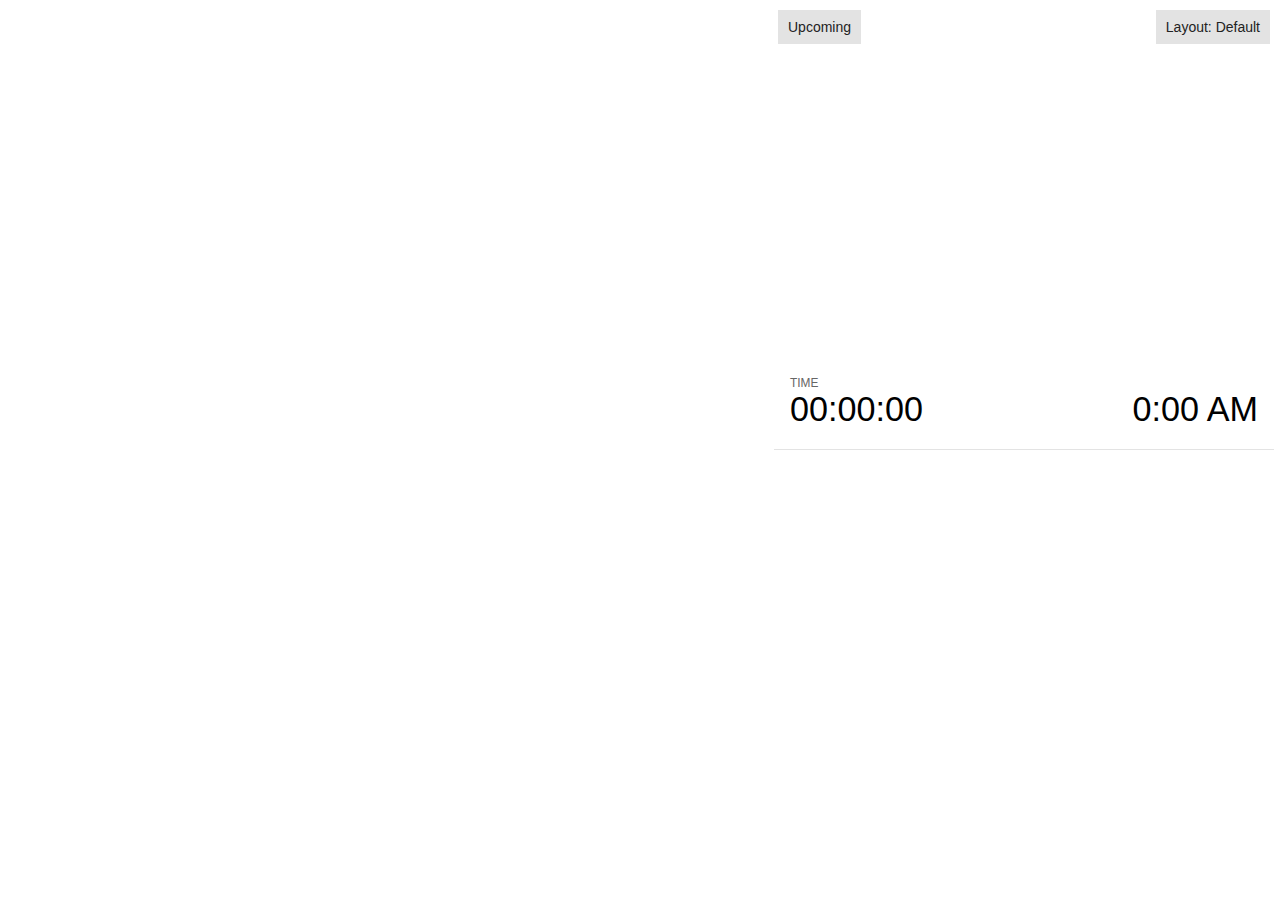
<file: reveal.js-3.6.0/plugin/notes/notes.html>
<!doctype html>
<html lang="en">
	<head>
		<meta charset="utf-8">

		<title>reveal.js - Slide Notes</title>

		<style>
			body {
				font-family: Helvetica;
				font-size: 18px;
			}

			#current-slide,
			#upcoming-slide,
			#speaker-controls {
				padding: 6px;
				box-sizing: border-box;
				-moz-box-sizing: border-box;
			}

			#current-slide iframe,
			#upcoming-slide iframe {
				width: 100%;
				height: 100%;
				border: 1px solid #ddd;
			}

			#current-slide .label,
			#upcoming-slide .label {
				position: absolute;
				top: 10px;
				left: 10px;
				z-index: 2;
			}

			.overlay-element {
				height: 34px;
				line-height: 34px;
				padding: 0 10px;
				text-shadow: none;
				background: rgba( 220, 220, 220, 0.8 );
				color: #222;
				font-size: 14px;
			}

			.overlay-element.interactive:hover {
				background: rgba( 220, 220, 220, 1 );
			}

			#current-slide {
				position: absolute;
				width: 60%;
				height: 100%;
				top: 0;
				left: 0;
				padding-right: 0;
			}

			#upcoming-slide {
				position: absolute;
				width: 40%;
				height: 40%;
				right: 0;
				top: 0;
			}

			/* Speaker controls */
			#speaker-controls {
				position: absolute;
				top: 40%;
				right: 0;
				width: 40%;
				height: 60%;
				overflow: auto;
				font-size: 18px;
			}

				.speaker-controls-time.hidden,
				.speaker-controls-notes.hidden {
					display: none;
				}

				.speaker-controls-time .label,
				.speaker-controls-pace .label,
				.speaker-controls-notes .label {
					text-transform: uppercase;
					font-weight: normal;
					font-size: 0.66em;
					color: #666;
					margin: 0;
				}

				.speaker-controls-time, .speaker-controls-pace {
					border-bottom: 1px solid rgba( 200, 200, 200, 0.5 );
					margin-bottom: 10px;
					padding: 10px 16px;
					padding-bottom: 20px;
					cursor: pointer;
				}

				.speaker-controls-time .reset-button {
					opacity: 0;
					float: right;
					color: #666;
					text-decoration: none;
				}
				.speaker-controls-time:hover .reset-button {
					opacity: 1;
				}

				.speaker-controls-time .timer,
				.speaker-controls-time .clock {
					width: 50%;
				}

				.speaker-controls-time .timer,
				.speaker-controls-time .clock,
				.speaker-controls-time .pacing .hours-value,
				.speaker-controls-time .pacing .minutes-value,
				.speaker-controls-time .pacing .seconds-value {
					font-size: 1.9em;
				}

				.speaker-controls-time .timer {
					float: left;
				}

				.speaker-controls-time .clock {
					float: right;
					text-align: right;
				}

				.speaker-controls-time span.mute {
					opacity: 0.3;
				}

				.speaker-controls-time .pacing-title {
					margin-top: 5px;
				}

				.speaker-controls-time .pacing.ahead {
					color: blue;
				}

				.speaker-controls-time .pacing.on-track {
					color: green;
				}

				.speaker-controls-time .pacing.behind {
					color: red;
				}

				.speaker-controls-notes {
					padding: 10px 16px;
				}

				.speaker-controls-notes .value {
					margin-top: 5px;
					line-height: 1.4;
					font-size: 1.2em;
				}

			/* Layout selector */
			#speaker-layout {
				position: absolute;
				top: 10px;
				right: 10px;
				color: #222;
				z-index: 10;
			}
				#speaker-layout select {
					position: absolute;
					width: 100%;
					height: 100%;
					top: 0;
					left: 0;
					border: 0;
					box-shadow: 0;
					cursor: pointer;
					opacity: 0;

					font-size: 1em;
					background-color: transparent;

					-moz-appearance: none;
					-webkit-appearance: none;
					-webkit-tap-highlight-color: rgba(0, 0, 0, 0);
				}

				#speaker-layout select:focus {
					outline: none;
					box-shadow: none;
				}

			.clear {
				clear: both;
			}

			/* Speaker layout: Wide */
			body[data-speaker-layout="wide"] #current-slide,
			body[data-speaker-layout="wide"] #upcoming-slide {
				width: 50%;
				height: 45%;
				padding: 6px;
			}

			body[data-speaker-layout="wide"] #current-slide {
				top: 0;
				left: 0;
			}

			body[data-speaker-layout="wide"] #upcoming-slide {
				top: 0;
				left: 50%;
			}

			body[data-speaker-layout="wide"] #speaker-controls {
				top: 45%;
				left: 0;
				width: 100%;
				height: 50%;
				font-size: 1.25em;
			}

			/* Speaker layout: Tall */
			body[data-speaker-layout="tall"] #current-slide,
			body[data-speaker-layout="tall"] #upcoming-slide {
				width: 45%;
				height: 50%;
				padding: 6px;
			}

			body[data-speaker-layout="tall"] #current-slide {
				top: 0;
				left: 0;
			}

			body[data-speaker-layout="tall"] #upcoming-slide {
				top: 50%;
				left: 0;
			}

			body[data-speaker-layout="tall"] #speaker-controls {
				padding-top: 40px;
				top: 0;
				left: 45%;
				width: 55%;
				height: 100%;
				font-size: 1.25em;
			}

			/* Speaker layout: Notes only */
			body[data-speaker-layout="notes-only"] #current-slide,
			body[data-speaker-layout="notes-only"] #upcoming-slide {
				display: none;
			}

			body[data-speaker-layout="notes-only"] #speaker-controls {
				padding-top: 40px;
				top: 0;
				left: 0;
				width: 100%;
				height: 100%;
				font-size: 1.25em;
			}

			@media screen and (max-width: 1080px) {
				body[data-speaker-layout="default"] #speaker-controls {
					font-size: 16px;
				}
			}

			@media screen and (max-width: 900px) {
				body[data-speaker-layout="default"] #speaker-controls {
					font-size: 14px;
				}
			}

			@media screen and (max-width: 800px) {
				body[data-speaker-layout="default"] #speaker-controls {
					font-size: 12px;
				}
			}

		</style>
	</head>

	<body>

		<div id="current-slide"></div>
		<div id="upcoming-slide"><span class="overlay-element label">Upcoming</span></div>
		<div id="speaker-controls">
			<div class="speaker-controls-time">
				<h4 class="label">Time <span class="reset-button">Click to Reset</span></h4>
				<div class="clock">
					<span class="clock-value">0:00 AM</span>
				</div>
				<div class="timer">
					<span class="hours-value">00</span><span class="minutes-value">:00</span><span class="seconds-value">:00</span>
				</div>
				<div class="clear"></div>

				<h4 class="label pacing-title" style="display: none">Pacing – Time to finish current slide</h4>
				<div class="pacing" style="display: none">
					<span class="hours-value">00</span><span class="minutes-value">:00</span><span class="seconds-value">:00</span>
				</div>
			</div>

			<div class="speaker-controls-notes hidden">
				<h4 class="label">Notes</h4>
				<div class="value"></div>
			</div>
		</div>
		<div id="speaker-layout" class="overlay-element interactive">
			<span class="speaker-layout-label"></span>
			<select class="speaker-layout-dropdown"></select>
		</div>

		<script src="../../plugin/markdown/marked.js"></script>
		<script>

			(function() {

				var notes,
					notesValue,
					currentState,
					currentSlide,
					upcomingSlide,
					layoutLabel,
					layoutDropdown,
					connected = false;

				var SPEAKER_LAYOUTS = {
					'default': 'Default',
					'wide': 'Wide',
					'tall': 'Tall',
					'notes-only': 'Notes only'
				};

				setupLayout();

				window.addEventListener( 'message', function( event ) {

					var data = JSON.parse( event.data );

					// The overview mode is only useful to the reveal.js instance
					// where navigation occurs so we don't sync it
					if( data.state ) delete data.state.overview;

					// Messages sent by the notes plugin inside of the main window
					if( data && data.namespace === 'reveal-notes' ) {
						if( data.type === 'connect' ) {
							handleConnectMessage( data );
						}
						else if( data.type === 'state' ) {
							handleStateMessage( data );
						}
					}
					// Messages sent by the reveal.js inside of the current slide preview
					else if( data && data.namespace === 'reveal' ) {
						if( /ready/.test( data.eventName ) ) {
							// Send a message back to notify that the handshake is complete
							window.opener.postMessage( JSON.stringify({ namespace: 'reveal-notes', type: 'connected'} ), '*' );
						}
						else if( /slidechanged|fragmentshown|fragmenthidden|paused|resumed/.test( data.eventName ) && currentState !== JSON.stringify( data.state ) ) {

							window.opener.postMessage( JSON.stringify({ method: 'setState', args: [ data.state ]} ), '*' );

						}
					}

				} );

				/**
				 * Called when the main window is trying to establish a
				 * connection.
				 */
				function handleConnectMessage( data ) {

					if( connected === false ) {
						connected = true;

						setupIframes( data );
						setupKeyboard();
						setupNotes();
						setupTimer();
					}

				}

				/**
				 * Called when the main window sends an updated state.
				 */
				function handleStateMessage( data ) {

					// Store the most recently set state to avoid circular loops
					// applying the same state
					currentState = JSON.stringify( data.state );

					// No need for updating the notes in case of fragment changes
					if ( data.notes ) {
						notes.classList.remove( 'hidden' );
						notesValue.style.whiteSpace = data.whitespace;
						if( data.markdown ) {
							notesValue.innerHTML = marked( data.notes );
						}
						else {
							notesValue.innerHTML = data.notes;
						}
					}
					else {
						notes.classList.add( 'hidden' );
					}

					// Update the note slides
					currentSlide.contentWindow.postMessage( JSON.stringify({ method: 'setState', args: [ data.state ] }), '*' );
					upcomingSlide.contentWindow.postMessage( JSON.stringify({ method: 'setState', args: [ data.state ] }), '*' );
					upcomingSlide.contentWindow.postMessage( JSON.stringify({ method: 'next' }), '*' );

				}

				// Limit to max one state update per X ms
				handleStateMessage = debounce( handleStateMessage, 200 );

				/**
				 * Forward keyboard events to the current slide window.
				 * This enables keyboard events to work even if focus
				 * isn't set on the current slide iframe.
				 */
				function setupKeyboard() {

					document.addEventListener( 'keydown', function( event ) {
						currentSlide.contentWindow.postMessage( JSON.stringify({ method: 'triggerKey', args: [ event.keyCode ] }), '*' );
					} );

				}

				/**
				 * Creates the preview iframes.
				 */
				function setupIframes( data ) {

					var params = [
						'receiver',
						'progress=false',
						'history=false',
						'transition=none',
						'autoSlide=0',
						'backgroundTransition=none'
					].join( '&' );

					var urlSeparator = /\?/.test(data.url) ? '&' : '?';
					var hash = '#/' + data.state.indexh + '/' + data.state.indexv;
					var currentURL = data.url + urlSeparator + params + '&postMessageEvents=true' + hash;
					var upcomingURL = data.url + urlSeparator + params + '&controls=false' + hash;

					currentSlide = document.createElement( 'iframe' );
					currentSlide.setAttribute( 'width', 1280 );
					currentSlide.setAttribute( 'height', 1024 );
					currentSlide.setAttribute( 'src', currentURL );
					document.querySelector( '#current-slide' ).appendChild( currentSlide );

					upcomingSlide = document.createElement( 'iframe' );
					upcomingSlide.setAttribute( 'width', 640 );
					upcomingSlide.setAttribute( 'height', 512 );
					upcomingSlide.setAttribute( 'src', upcomingURL );
					document.querySelector( '#upcoming-slide' ).appendChild( upcomingSlide );

				}

				/**
				 * Setup the notes UI.
				 */
				function setupNotes() {

					notes = document.querySelector( '.speaker-controls-notes' );
					notesValue = document.querySelector( '.speaker-controls-notes .value' );

				}

				function getTimings() {

					var slides = Reveal.getSlides();
					var defaultTiming = Reveal.getConfig().defaultTiming;
					if (defaultTiming == null) {
						return null;
					}
					var timings = [];
					for ( var i in slides ) {
						var slide = slides[i];
						var timing = defaultTiming;
						if( slide.hasAttribute( 'data-timing' )) {
							var t = slide.getAttribute( 'data-timing' );
							timing = parseInt(t);
							if( isNaN(timing) ) {
								console.warn("Could not parse timing '" + t + "' of slide " + i + "; using default of " + defaultTiming);
								timing = defaultTiming;
							}
						}
						timings.push(timing);
					}
					return timings;

				}

				/**
				 * Return the number of seconds allocated for presenting
				 * all slides up to and including this one.
				 */
				function getTimeAllocated(timings) {

					var slides = Reveal.getSlides();
					var allocated = 0;
					var currentSlide = Reveal.getSlidePastCount();
					for (var i in slides.slice(0, currentSlide + 1)) {
						allocated += timings[i];
					}
					return allocated;

				}

				/**
				 * Create the timer and clock and start updating them
				 * at an interval.
				 */
				function setupTimer() {

					var start = new Date(),
					timeEl = document.querySelector( '.speaker-controls-time' ),
					clockEl = timeEl.querySelector( '.clock-value' ),
					hoursEl = timeEl.querySelector( '.hours-value' ),
					minutesEl = timeEl.querySelector( '.minutes-value' ),
					secondsEl = timeEl.querySelector( '.seconds-value' ),
					pacingTitleEl = timeEl.querySelector( '.pacing-title' ),
					pacingEl = timeEl.querySelector( '.pacing' ),
					pacingHoursEl = pacingEl.querySelector( '.hours-value' ),
					pacingMinutesEl = pacingEl.querySelector( '.minutes-value' ),
					pacingSecondsEl = pacingEl.querySelector( '.seconds-value' );

					var timings = getTimings();
					if (timings !== null) {
						pacingTitleEl.style.removeProperty('display');
						pacingEl.style.removeProperty('display');
					}

					function _displayTime( hrEl, minEl, secEl, time) {

						var sign = Math.sign(time) == -1 ? "-" : "";
						time = Math.abs(Math.round(time / 1000));
						var seconds = time % 60;
						var minutes = Math.floor( time / 60 ) % 60 ;
						var hours = Math.floor( time / ( 60 * 60 )) ;
						hrEl.innerHTML = sign + zeroPadInteger( hours );
						if (hours == 0) {
							hrEl.classList.add( 'mute' );
						}
						else {
							hrEl.classList.remove( 'mute' );
						}
						minEl.innerHTML = ':' + zeroPadInteger( minutes );
						if (hours == 0 && minutes == 0) {
							minEl.classList.add( 'mute' );
						}
						else {
							minEl.classList.remove( 'mute' );
						}
						secEl.innerHTML = ':' + zeroPadInteger( seconds );
					}

					function _updateTimer() {

						var diff, hours, minutes, seconds,
						now = new Date();

						diff = now.getTime() - start.getTime();

						clockEl.innerHTML = now.toLocaleTimeString( 'en-US', { hour12: true, hour: '2-digit', minute:'2-digit' } );
						_displayTime( hoursEl, minutesEl, secondsEl, diff );
						if (timings !== null) {
							_updatePacing(diff);
						}

					}

					function _updatePacing(diff) {

						var slideEndTiming = getTimeAllocated(timings) * 1000;
						var currentSlide = Reveal.getSlidePastCount();
						var currentSlideTiming = timings[currentSlide] * 1000;
						var timeLeftCurrentSlide = slideEndTiming - diff;
						if (timeLeftCurrentSlide < 0) {
							pacingEl.className = 'pacing behind';
						}
						else if (timeLeftCurrentSlide < currentSlideTiming) {
							pacingEl.className = 'pacing on-track';
						}
						else {
							pacingEl.className = 'pacing ahead';
						}
						_displayTime( pacingHoursEl, pacingMinutesEl, pacingSecondsEl, timeLeftCurrentSlide );

					}

					// Update once directly
					_updateTimer();

					// Then update every second
					setInterval( _updateTimer, 1000 );

					function _resetTimer() {

						if (timings == null) {
							start = new Date();
						}
						else {
							// Reset timer to beginning of current slide
							var slideEndTiming = getTimeAllocated(timings) * 1000;
							var currentSlide = Reveal.getSlidePastCount();
							var currentSlideTiming = timings[currentSlide] * 1000;
							var previousSlidesTiming = slideEndTiming - currentSlideTiming;
							var now = new Date();
							start = new Date(now.getTime() - previousSlidesTiming);
						}
						_updateTimer();

					}

					timeEl.addEventListener( 'click', function() {
						_resetTimer();
						return false;
					} );

				}

				/**
				 * Sets up the speaker view layout and layout selector.
				 */
				function setupLayout() {

					layoutDropdown = document.querySelector( '.speaker-layout-dropdown' );
					layoutLabel = document.querySelector( '.speaker-layout-label' );

					// Render the list of available layouts
					for( var id in SPEAKER_LAYOUTS ) {
						var option = document.createElement( 'option' );
						option.setAttribute( 'value', id );
						option.textContent = SPEAKER_LAYOUTS[ id ];
						layoutDropdown.appendChild( option );
					}

					// Monitor the dropdown for changes
					layoutDropdown.addEventListener( 'change', function( event ) {

						setLayout( layoutDropdown.value );

					}, false );

					// Restore any currently persisted layout
					setLayout( getLayout() );

				}

				/**
				 * Sets a new speaker view layout. The layout is persisted
				 * in local storage.
				 */
				function setLayout( value ) {

					var title = SPEAKER_LAYOUTS[ value ];

					layoutLabel.innerHTML = 'Layout' + ( title ? ( ': ' + title ) : '' );
					layoutDropdown.value = value;

					document.body.setAttribute( 'data-speaker-layout', value );

					// Persist locally
					if( supportsLocalStorage() ) {
						window.localStorage.setItem( 'reveal-speaker-layout', value );
					}

				}

				/**
				 * Returns the ID of the most recently set speaker layout
				 * or our default layout if none has been set.
				 */
				function getLayout() {

					if( supportsLocalStorage() ) {
						var layout = window.localStorage.getItem( 'reveal-speaker-layout' );
						if( layout ) {
							return layout;
						}
					}

					// Default to the first record in the layouts hash
					for( var id in SPEAKER_LAYOUTS ) {
						return id;
					}

				}

				function supportsLocalStorage() {

					try {
						localStorage.setItem('test', 'test');
						localStorage.removeItem('test');
						return true;
					}
					catch( e ) {
						return false;
					}

				}

				function zeroPadInteger( num ) {

					var str = '00' + parseInt( num );
					return str.substring( str.length - 2 );

				}

				/**
				 * Limits the frequency at which a function can be called.
				 */
				function debounce( fn, ms ) {

					var lastTime = 0,
						timeout;

					return function() {

						var args = arguments;
						var context = this;

						clearTimeout( timeout );

						var timeSinceLastCall = Date.now() - lastTime;
						if( timeSinceLastCall > ms ) {
							fn.apply( context, args );
							lastTime = Date.now();
						}
						else {
							timeout = setTimeout( function() {
								fn.apply( context, args );
								lastTime = Date.now();
							}, ms - timeSinceLastCall );
						}

					}

				}

			})();

		</script>
	</body>
</html>
</file>
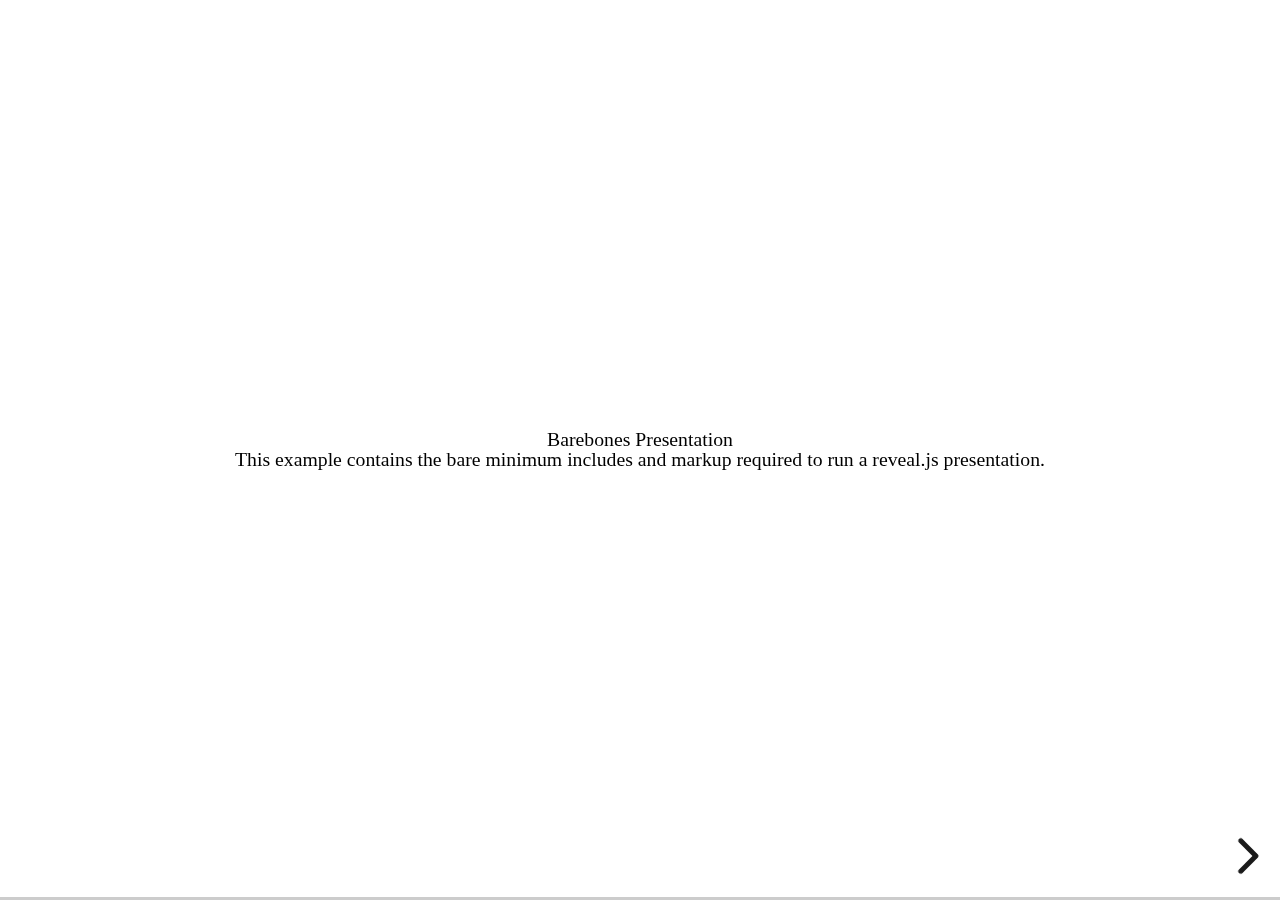
<file: reveal.js-3.6.0/test/examples/barebones.html>
<!doctype html>
<html lang="en">

	<head>
		<meta charset="utf-8">

		<title>reveal.js - Barebones</title>

		<link rel="stylesheet" href="../../css/reveal.css">
	</head>

	<body>

		<div class="reveal">

			<div class="slides">

				<section>
					<h2>Barebones Presentation</h2>
					<p>This example contains the bare minimum includes and markup required to run a reveal.js presentation.</p>
				</section>

				<section>
					<h2>No Theme</h2>
					<p>There's no theme included, so it will fall back on browser defaults.</p>
				</section>

			</div>

		</div>

		<script src="../../js/reveal.js"></script>

		<script>

			Reveal.initialize();

		</script>

	</body>
</html>
</file>
<file: reveal.js-3.6.0/css/theme/white.css>
/**
 * White theme for reveal.js. This is the opposite of the 'black' theme.
 *
 * By Hakim El Hattab, http://hakim.se
 */
@import url(../../lib/font/source-sans-pro/source-sans-pro.css);
section.has-dark-background, section.has-dark-background h1, section.has-dark-background h2, section.has-dark-background h3, section.has-dark-background h4, section.has-dark-background h5, section.has-dark-background h6 {
  color: #fff; }

/*********************************************
 * GLOBAL STYLES
 *********************************************/
body {
  background: #fff;
  background-color: #fff; }

.reveal {
  font-family: "Source Sans Pro", Helvetica, sans-serif;
  font-size: 42px;
  font-weight: normal;
  color: #222; }

::selection {
  color: #fff;
  background: #98bdef;
  text-shadow: none; }

::-moz-selection {
  color: #fff;
  background: #98bdef;
  text-shadow: none; }

.reveal .slides > section,
.reveal .slides > section > section {
  line-height: 1.3;
  font-weight: inherit; }

/*********************************************
 * HEADERS
 *********************************************/
.reveal h1,
.reveal h2,
.reveal h3,
.reveal h4,
.reveal h5,
.reveal h6 {
  margin: 0 0 20px 0;
  color: #222;
  font-family: "Source Sans Pro", Helvetica, sans-serif;
  font-weight: 600;
  line-height: 1.2;
  letter-spacing: normal;
  text-transform: uppercase;
  text-shadow: none;
  word-wrap: break-word; }

.reveal h1 {
  font-size: 2.5em; }

.reveal h2 {
  font-size: 1.6em; }

.reveal h3 {
  font-size: 1.3em; }

.reveal h4 {
  font-size: 1em; }

.reveal h1 {
  text-shadow: none; }

/*********************************************
 * OTHER
 *********************************************/
.reveal p {
  margin: 20px 0;
  line-height: 1.3; }

/* Ensure certain elements are never larger than the slide itself */
.reveal img,
.reveal video,
.reveal iframe {
  max-width: 95%;
  max-height: 95%; }

.reveal strong,
.reveal b {
  font-weight: bold; }

.reveal em {
  font-style: italic; }

.reveal ol,
.reveal dl,
.reveal ul {
  display: inline-block;
  text-align: left;
  margin: 0 0 0 1em; }

.reveal ol {
  list-style-type: decimal; }

.reveal ul {
  list-style-type: disc; }

.reveal ul ul {
  list-style-type: square; }

.reveal ul ul ul {
  list-style-type: circle; }

.reveal ul ul,
.reveal ul ol,
.reveal ol ol,
.reveal ol ul {
  display: block;
  margin-left: 40px; }

.reveal dt {
  font-weight: bold; }

.reveal dd {
  margin-left: 40px; }

.reveal blockquote {
  display: block;
  position: relative;
  width: 70%;
  margin: 20px auto;
  padding: 5px;
  font-style: italic;
  background: rgba(255, 255, 255, 0.05);
  box-shadow: 0px 0px 2px rgba(0, 0, 0, 0.2); }

.reveal blockquote p:first-child,
.reveal blockquote p:last-child {
  display: inline-block; }

.reveal q {
  font-style: italic; }

.reveal pre {
  display: block;
  position: relative;
  width: 90%;
  margin: 20px auto;
  text-align: left;
  font-size: 0.55em;
  font-family: monospace;
  line-height: 1.2em;
  word-wrap: break-word;
  box-shadow: 0px 0px 6px rgba(0, 0, 0, 0.3); }

.reveal code {
  font-family: monospace;
  text-transform: none; }

.reveal pre code {
  display: block;
  padding: 5px;
  overflow: auto;
  max-height: 400px;
  word-wrap: normal; }

.reveal table {
  margin: auto;
  border-collapse: collapse;
  border-spacing: 0; }

.reveal table th {
  font-weight: bold; }

.reveal table th,
.reveal table td {
  text-align: left;
  padding: 0.2em 0.5em 0.2em 0.5em;
  border-bottom: 1px solid; }

.reveal table th[align="center"],
.reveal table td[align="center"] {
  text-align: center; }

.reveal table th[align="right"],
.reveal table td[align="right"] {
  text-align: right; }

.reveal table tbody tr:last-child th,
.reveal table tbody tr:last-child td {
  border-bottom: none; }

.reveal sup {
  vertical-align: super; }

.reveal sub {
  vertical-align: sub; }

.reveal small {
  display: inline-block;
  font-size: 0.6em;
  line-height: 1.2em;
  vertical-align: top; }

.reveal small * {
  vertical-align: top; }

/*********************************************
 * LINKS
 *********************************************/
.reveal a {
  color: #2a76dd;
  text-decoration: none;
  -webkit-transition: color .15s ease;
  -moz-transition: color .15s ease;
  transition: color .15s ease; }

.reveal a:hover {
  color: #6ca0e8;
  text-shadow: none;
  border: none; }

.reveal .roll span:after {
  color: #fff;
  background: #1a53a1; }

/*********************************************
 * IMAGES
 *********************************************/
.reveal section img {
  margin: 15px 0px;
  background: rgba(255, 255, 255, 0.12);
  border: 4px solid #222;
  box-shadow: 0 0 10px rgba(0, 0, 0, 0.15); }

.reveal section img.plain {
  border: 0;
  box-shadow: none; }

.reveal a img {
  -webkit-transition: all .15s linear;
  -moz-transition: all .15s linear;
  transition: all .15s linear; }

.reveal a:hover img {
  background: rgba(255, 255, 255, 0.2);
  border-color: #2a76dd;
  box-shadow: 0 0 20px rgba(0, 0, 0, 0.55); }

/*********************************************
 * NAVIGATION CONTROLS
 *********************************************/
.reveal .controls {
  color: #2a76dd; }

/*********************************************
 * PROGRESS BAR
 *********************************************/
.reveal .progress {
  background: rgba(0, 0, 0, 0.2);
  color: #2a76dd; }

.reveal .progress span {
  -webkit-transition: width 800ms cubic-bezier(0.26, 0.86, 0.44, 0.985);
  -moz-transition: width 800ms cubic-bezier(0.26, 0.86, 0.44, 0.985);
  transition: width 800ms cubic-bezier(0.26, 0.86, 0.44, 0.985); }
</file>
<file: common/css/common.css>
@font-face {
    font-family: "Jalisco Script";
    src:
    url("../img/fonts/jalisco_scriptfonts/Jalisco_Script/jalisco_demo-webfont.woff") format("woff"), 
    url("../img/fonts/jalisco_scriptfonts/Jalisco_Script/Jalisco_Demo.ttf") format("ttf");
    }

.reveal section::before {
    height: inherit !important;
    width:inherit !important;
}

.reveal section::after {
    box-shadow: none !important;
}

.reveal section h1, h2, h3, h4, h5, h6 {
    text-transform: none !important;
}


.reveal section img.plain {
    background: white;
    border: none;
    box-shadow: none;
}

.reveal section img.no-margin {
    margin: 0;
}

.reveal section .middle {
    vertical-align: middle;
}

.reveal ul.no-bullets {
    list-style-type: none;
}

.reveal .slides .inline {
    display: inline;
    margin: auto
}

.reveal .slides .noTransform {
    text-transform: none;
}

.reveal .slides .lowercase {
    text-transform: lowercase;
}

.reveal kbd {
    background-color: #f7f7f7;
    border: 1px solid #ccc;
    color: #333;
    font-size: 11px;
    line-height: 1.4;
    text-shadow: 0 1px 0 #fff;
    display: inline-block;
    vertical-align: middle;
    padding: .1em .6em;
    margin: 0 .1em;
    white-space: nowrap;
    box-shadow: 0 1px 0 rgba(0,0,0,.2),0 0 0 2px #fff inset;
    border-radius: 3px;
    font-family: monospace;
    font-weight: 400;
    line-height: 24px;
    letter-spacing: 0;
    font-size: 16px;
}


/*----------------------------------------*/

:root {
    --cap-blue: #0b75b0;
    --cap-purple: #1f0b3d;
    --accent: #ED9CAC;
    --cap-green: #8fc63e;
    --cap-light-blue: #0eaddc;
    --cap-gray: #e6e7e9;
    --cap-white: white;
    --link-color: #ED9CAC;

    
    --primary-font-family: 'Slabo 27px', serif;
    --secondary-font-family: 'Crimson Text', serif;
    --thirdy-font-family: 'Dosis', sans-serif;
    --special-font-family: 'Indie Flower', cursive;
  }
  
  
  /*
   ---------    General look  -----------
  */
  html body {
    background-color: var(--bg-color);
    font-family: var(--secondary-font-family);
  }
  
  .reveal .slides .white {
      color: var(--cap-white);
  }

  .reveal .slides .gray {
      color: var(--cap-gray);
  }
  
  .reveal .slides .blue {
      color: var(--cap-blue);
  }
  
  .reveal .slides .purple {
      color: var(--cap-purple);
  }
  
  .reveal .slides .red {
      color: var(--cap-red);
  }

  .reveal .slides .green {
      color: var(--cap-green);
  }

  .reveal .slides .light-blue {
      color: var(--cap-light-blue);
  }
  
  .reveal .slides .black {
      color: black;
  }

  .reveal .slides .specialFont {
    font-family: var(--special-font-family);
}
  
  .reveal .slides .primaryFont {
      font-family: var(--primary-font-family);
  }
  
  .reveal .slides .secondaryFont {
      font-family: var(--secondary-font-family)
  }
  
  
  .reveal p, .reveal ul li, .reveal ol li {
       font-family:  var(--primary-font-family);
  }
  
  .reveal .slides h3 {
       text-transform: none;
  }
  
  .reveal .slides h1, 
  .reveal .slides h2, 
  .reveal .slides h3 {
       color: var(--cap-blue);
       font-family: var(--secondary-font-family)
  }
  
  .reveal .slides a {
    text-decoration: underline;
  }
  
  .reveal .slides a:link {
      color: var(--link-color);
  }
  
  .reveal .slides a:visited {
      color: var(--link-color);
  }
  
  .reveal .slides button {
      background: var(--bg-color);
      padding: 0.5em;
      margin: 0.5em;
      font-size: 20px;
      border: 2px solid #0098FF;
      border-radius: 5px;
      color: var(--cap-blue);
  }
  
  .reveal .slides button:hover {
      background: #0098FF;
      cursor: pointer;
      border-radius: 5px;
      color: var(--bg-color);
  }
  
  
  /*---------------------------------*/
  
  
  .reveal .replacement {
      position: relative;
  }
  
  .reveal .replacement .fragment {
      position: absolute;
      margin-left: auto;
      margin-right: auto;
      left: 0;
      right: 0;
  }

  .reveal .agenda>li {
    margin: 0.5em 0;
  }

  .reveal .components-item {
    display: flex;
    flex-direction: column;
    align-items: center;
  }

  #custom-bg {
    height: 700px; 
    background-color: #ffffff;
    background-image: url("data:image/svg+xml,%3Csvg xmlns='http://www.w3.org/2000/svg' width='260' height='260' viewBox='0 0 260 260'%3E%3Cg fill-rule='evenodd'%3E%3Cg fill='%2377acbb' fill-opacity='0.17'%3E%3Cpath d='M24.37 16c.2.65.39 1.32.54 2H21.17l1.17 2.34.45.9-.24.11V28a5 5 0 0 1-2.23 8.94l-.02.06a8 8 0 0 1-7.75 6h-20a8 8 0 0 1-7.74-6l-.02-.06A5 5 0 0 1-17.45 28v-6.76l-.79-1.58-.44-.9.9-.44.63-.32H-20a23.01 23.01 0 0 1 44.37-2zm-36.82 2a1 1 0 0 0-.44.1l-3.1 1.56.89 1.79 1.31-.66a3 3 0 0 1 2.69 0l2.2 1.1a1 1 0 0 0 .9 0l2.21-1.1a3 3 0 0 1 2.69 0l2.2 1.1a1 1 0 0 0 .9 0l2.21-1.1a3 3 0 0 1 2.69 0l2.2 1.1a1 1 0 0 0 .86.02l2.88-1.27a3 3 0 0 1 2.43 0l2.88 1.27a1 1 0 0 0 .85-.02l3.1-1.55-.89-1.79-1.42.71a3 3 0 0 1-2.56.06l-2.77-1.23a1 1 0 0 0-.4-.09h-.01a1 1 0 0 0-.4.09l-2.78 1.23a3 3 0 0 1-2.56-.06l-2.3-1.15a1 1 0 0 0-.45-.11h-.01a1 1 0 0 0-.44.1L.9 19.22a3 3 0 0 1-2.69 0l-2.2-1.1a1 1 0 0 0-.45-.11h-.01a1 1 0 0 0-.44.1l-2.21 1.11a3 3 0 0 1-2.69 0l-2.2-1.1a1 1 0 0 0-.45-.11h-.01zm0-2h-4.9a21.01 21.01 0 0 1 39.61 0h-2.09l-.06-.13-.26.13h-32.31zm30.35 7.68l1.36-.68h1.3v2h-36v-1.15l.34-.17 1.36-.68h2.59l1.36.68a3 3 0 0 0 2.69 0l1.36-.68h2.59l1.36.68a3 3 0 0 0 2.69 0L2.26 23h2.59l1.36.68a3 3 0 0 0 2.56.06l1.67-.74h3.23l1.67.74a3 3 0 0 0 2.56-.06zM-13.82 27l16.37 4.91L18.93 27h-32.75zm-.63 2h.34l16.66 5 16.67-5h.33a3 3 0 1 1 0 6h-34a3 3 0 1 1 0-6zm1.35 8a6 6 0 0 0 5.65 4h20a6 6 0 0 0 5.66-4H-13.1z'/%3E%3Cpath id='path6_fill-copy' d='M284.37 16c.2.65.39 1.32.54 2H281.17l1.17 2.34.45.9-.24.11V28a5 5 0 0 1-2.23 8.94l-.02.06a8 8 0 0 1-7.75 6h-20a8 8 0 0 1-7.74-6l-.02-.06a5 5 0 0 1-2.24-8.94v-6.76l-.79-1.58-.44-.9.9-.44.63-.32H240a23.01 23.01 0 0 1 44.37-2zm-36.82 2a1 1 0 0 0-.44.1l-3.1 1.56.89 1.79 1.31-.66a3 3 0 0 1 2.69 0l2.2 1.1a1 1 0 0 0 .9 0l2.21-1.1a3 3 0 0 1 2.69 0l2.2 1.1a1 1 0 0 0 .9 0l2.21-1.1a3 3 0 0 1 2.69 0l2.2 1.1a1 1 0 0 0 .86.02l2.88-1.27a3 3 0 0 1 2.43 0l2.88 1.27a1 1 0 0 0 .85-.02l3.1-1.55-.89-1.79-1.42.71a3 3 0 0 1-2.56.06l-2.77-1.23a1 1 0 0 0-.4-.09h-.01a1 1 0 0 0-.4.09l-2.78 1.23a3 3 0 0 1-2.56-.06l-2.3-1.15a1 1 0 0 0-.45-.11h-.01a1 1 0 0 0-.44.1l-2.21 1.11a3 3 0 0 1-2.69 0l-2.2-1.1a1 1 0 0 0-.45-.11h-.01a1 1 0 0 0-.44.1l-2.21 1.11a3 3 0 0 1-2.69 0l-2.2-1.1a1 1 0 0 0-.45-.11h-.01zm0-2h-4.9a21.01 21.01 0 0 1 39.61 0h-2.09l-.06-.13-.26.13h-32.31zm30.35 7.68l1.36-.68h1.3v2h-36v-1.15l.34-.17 1.36-.68h2.59l1.36.68a3 3 0 0 0 2.69 0l1.36-.68h2.59l1.36.68a3 3 0 0 0 2.69 0l1.36-.68h2.59l1.36.68a3 3 0 0 0 2.56.06l1.67-.74h3.23l1.67.74a3 3 0 0 0 2.56-.06zM246.18 27l16.37 4.91L278.93 27h-32.75zm-.63 2h.34l16.66 5 16.67-5h.33a3 3 0 1 1 0 6h-34a3 3 0 1 1 0-6zm1.35 8a6 6 0 0 0 5.65 4h20a6 6 0 0 0 5.66-4H246.9z'/%3E%3Cpath d='M159.5 21.02A9 9 0 0 0 151 15h-42a9 9 0 0 0-8.5 6.02 6 6 0 0 0 .02 11.96A8.99 8.99 0 0 0 109 45h42a9 9 0 0 0 8.48-12.02 6 6 0 0 0 .02-11.96zM151 17h-42a7 7 0 0 0-6.33 4h54.66a7 7 0 0 0-6.33-4zm-9.34 26a8.98 8.98 0 0 0 3.34-7h-2a7 7 0 0 1-7 7h-4.34a8.98 8.98 0 0 0 3.34-7h-2a7 7 0 0 1-7 7h-4.34a8.98 8.98 0 0 0 3.34-7h-2a7 7 0 0 1-7 7h-7a7 7 0 1 1 0-14h42a7 7 0 1 1 0 14h-9.34zM109 27a9 9 0 0 0-7.48 4H101a4 4 0 1 1 0-8h58a4 4 0 0 1 0 8h-.52a9 9 0 0 0-7.48-4h-42z'/%3E%3Cpath d='M39 115a8 8 0 1 0 0-16 8 8 0 0 0 0 16zm6-8a6 6 0 1 1-12 0 6 6 0 0 1 12 0zm-3-29v-2h8v-6H40a4 4 0 0 0-4 4v10H22l-1.33 4-.67 2h2.19L26 130h26l3.81-40H58l-.67-2L56 84H42v-6zm-4-4v10h2V74h8v-2h-8a2 2 0 0 0-2 2zm2 12h14.56l.67 2H22.77l.67-2H40zm13.8 4H24.2l3.62 38h22.36l3.62-38z'/%3E%3Cpath d='M129 92h-6v4h-6v4h-6v14h-3l.24 2 3.76 32h36l3.76-32 .24-2h-3v-14h-6v-4h-6v-4h-8zm18 22v-12h-4v4h3v8h1zm-3 0v-6h-4v6h4zm-6 6v-16h-4v19.17c1.6-.7 2.97-1.8 4-3.17zm-6 3.8V100h-4v23.8a10.04 10.04 0 0 0 4 0zm-6-.63V104h-4v16a10.04 10.04 0 0 0 4 3.17zm-6-9.17v-6h-4v6h4zm-6 0v-8h3v-4h-4v12h1zm27-12v-4h-4v4h3v4h1v-4zm-6 0v-8h-4v4h3v4h1zm-6-4v-4h-4v8h1v-4h3zm-6 4v-4h-4v8h1v-4h3zm7 24a12 12 0 0 0 11.83-10h7.92l-3.53 30h-32.44l-3.53-30h7.92A12 12 0 0 0 130 126z'/%3E%3Cpath d='M212 86v2h-4v-2h4zm4 0h-2v2h2v-2zm-20 0v.1a5 5 0 0 0-.56 9.65l.06.25 1.12 4.48a2 2 0 0 0 1.94 1.52h.01l7.02 24.55a2 2 0 0 0 1.92 1.45h4.98a2 2 0 0 0 1.92-1.45l7.02-24.55a2 2 0 0 0 1.95-1.52L224.5 96l.06-.25a5 5 0 0 0-.56-9.65V86a14 14 0 0 0-28 0zm4 0h6v2h-9a3 3 0 1 0 0 6H223a3 3 0 1 0 0-6H220v-2h2a12 12 0 1 0-24 0h2zm-1.44 14l-1-4h24.88l-1 4h-22.88zm8.95 26l-6.86-24h18.7l-6.86 24h-4.98zM150 242a22 22 0 1 0 0-44 22 22 0 0 0 0 44zm24-22a24 24 0 1 1-48 0 24 24 0 0 1 48 0zm-28.38 17.73l2.04-.87a6 6 0 0 1 4.68 0l2.04.87a2 2 0 0 0 2.5-.82l1.14-1.9a6 6 0 0 1 3.79-2.75l2.15-.5a2 2 0 0 0 1.54-2.12l-.19-2.2a6 6 0 0 1 1.45-4.46l1.45-1.67a2 2 0 0 0 0-2.62l-1.45-1.67a6 6 0 0 1-1.45-4.46l.2-2.2a2 2 0 0 0-1.55-2.13l-2.15-.5a6 6 0 0 1-3.8-2.75l-1.13-1.9a2 2 0 0 0-2.5-.8l-2.04.86a6 6 0 0 1-4.68 0l-2.04-.87a2 2 0 0 0-2.5.82l-1.14 1.9a6 6 0 0 1-3.79 2.75l-2.15.5a2 2 0 0 0-1.54 2.12l.19 2.2a6 6 0 0 1-1.45 4.46l-1.45 1.67a2 2 0 0 0 0 2.62l1.45 1.67a6 6 0 0 1 1.45 4.46l-.2 2.2a2 2 0 0 0 1.55 2.13l2.15.5a6 6 0 0 1 3.8 2.75l1.13 1.9a2 2 0 0 0 2.5.8zm2.82.97a4 4 0 0 1 3.12 0l2.04.87a4 4 0 0 0 4.99-1.62l1.14-1.9a4 4 0 0 1 2.53-1.84l2.15-.5a4 4 0 0 0 3.09-4.24l-.2-2.2a4 4 0 0 1 .97-2.98l1.45-1.67a4 4 0 0 0 0-5.24l-1.45-1.67a4 4 0 0 1-.97-2.97l.2-2.2a4 4 0 0 0-3.09-4.25l-2.15-.5a4 4 0 0 1-2.53-1.84l-1.14-1.9a4 4 0 0 0-5-1.62l-2.03.87a4 4 0 0 1-3.12 0l-2.04-.87a4 4 0 0 0-4.99 1.62l-1.14 1.9a4 4 0 0 1-2.53 1.84l-2.15.5a4 4 0 0 0-3.09 4.24l.2 2.2a4 4 0 0 1-.97 2.98l-1.45 1.67a4 4 0 0 0 0 5.24l1.45 1.67a4 4 0 0 1 .97 2.97l-.2 2.2a4 4 0 0 0 3.09 4.25l2.15.5a4 4 0 0 1 2.53 1.84l1.14 1.9a4 4 0 0 0 5 1.62l2.03-.87zM152 207a1 1 0 1 1 2 0 1 1 0 0 1-2 0zm6 2a1 1 0 1 1 2 0 1 1 0 0 1-2 0zm-11 1a1 1 0 1 1 2 0 1 1 0 0 1-2 0zm-6 0a1 1 0 1 1 2 0 1 1 0 0 1-2 0zm3-5a1 1 0 1 1 2 0 1 1 0 0 1-2 0zm-8 8a1 1 0 1 1 2 0 1 1 0 0 1-2 0zm3 6a1 1 0 1 1 2 0 1 1 0 0 1-2 0zm0 6a1 1 0 1 1 2 0 1 1 0 0 1-2 0zm4 7a1 1 0 1 1 2 0 1 1 0 0 1-2 0zm5-2a1 1 0 1 1 2 0 1 1 0 0 1-2 0zm5 4a1 1 0 1 1 2 0 1 1 0 0 1-2 0zm4-6a1 1 0 1 1 2 0 1 1 0 0 1-2 0zm6-4a1 1 0 1 1 2 0 1 1 0 0 1-2 0zm-4-3a1 1 0 1 1 2 0 1 1 0 0 1-2 0zm4-3a1 1 0 1 1 2 0 1 1 0 0 1-2 0zm-5-4a1 1 0 1 1 2 0 1 1 0 0 1-2 0zm-24 6a1 1 0 1 1 2 0 1 1 0 0 1-2 0zm16 5a5 5 0 1 0 0-10 5 5 0 0 0 0 10zm7-5a7 7 0 1 1-14 0 7 7 0 0 1 14 0zm86-29a1 1 0 0 0 0 2h2a1 1 0 0 0 0-2h-2zm19 9a1 1 0 0 1 1-1h2a1 1 0 0 1 0 2h-2a1 1 0 0 1-1-1zm-14 5a1 1 0 0 0 0 2h2a1 1 0 0 0 0-2h-2zm-25 1a1 1 0 0 0 0 2h2a1 1 0 0 0 0-2h-2zm5 4a1 1 0 0 0 0 2h2a1 1 0 0 0 0-2h-2zm9 0a1 1 0 0 1 1-1h2a1 1 0 0 1 0 2h-2a1 1 0 0 1-1-1zm15 1a1 1 0 0 1 1-1h2a1 1 0 0 1 0 2h-2a1 1 0 0 1-1-1zm12-2a1 1 0 0 0 0 2h2a1 1 0 0 0 0-2h-2zm-11-14a1 1 0 0 1 1-1h2a1 1 0 0 1 0 2h-2a1 1 0 0 1-1-1zm-19 0a1 1 0 0 0 0 2h2a1 1 0 0 0 0-2h-2zm6 5a1 1 0 0 1 1-1h2a1 1 0 0 1 0 2h-2a1 1 0 0 1-1-1zm-25 15c0-.47.01-.94.03-1.4a5 5 0 0 1-1.7-8 3.99 3.99 0 0 1 1.88-5.18 5 5 0 0 1 3.4-6.22 3 3 0 0 1 1.46-1.05 5 5 0 0 1 7.76-3.27A30.86 30.86 0 0 1 246 184c6.79 0 13.06 2.18 18.17 5.88a5 5 0 0 1 7.76 3.27 3 3 0 0 1 1.47 1.05 5 5 0 0 1 3.4 6.22 4 4 0 0 1 1.87 5.18 4.98 4.98 0 0 1-1.7 8c.02.46.03.93.03 1.4v1h-62v-1zm.83-7.17a30.9 30.9 0 0 0-.62 3.57 3 3 0 0 1-.61-4.2c.37.28.78.49 1.23.63zm1.49-4.61c-.36.87-.68 1.76-.96 2.68a2 2 0 0 1-.21-3.71c.33.4.73.75 1.17 1.03zm2.32-4.54c-.54.86-1.03 1.76-1.49 2.68a3 3 0 0 1-.07-4.67 3 3 0 0 0 1.56 1.99zm1.14-1.7c.35-.5.72-.98 1.1-1.46a1 1 0 1 0-1.1 1.45zm5.34-5.77c-1.03.86-2 1.79-2.9 2.77a3 3 0 0 0-1.11-.77 3 3 0 0 1 4-2zm42.66 2.77c-.9-.98-1.87-1.9-2.9-2.77a3 3 0 0 1 4.01 2 3 3 0 0 0-1.1.77zm1.34 1.54c.38.48.75.96 1.1 1.45a1 1 0 1 0-1.1-1.45zm3.73 5.84c-.46-.92-.95-1.82-1.5-2.68a3 3 0 0 0 1.57-1.99 3 3 0 0 1-.07 4.67zm1.8 4.53c-.29-.9-.6-1.8-.97-2.67.44-.28.84-.63 1.17-1.03a2 2 0 0 1-.2 3.7zm1.14 5.51c-.14-1.21-.35-2.4-.62-3.57.45-.14.86-.35 1.23-.63a2.99 2.99 0 0 1-.6 4.2zM275 214a29 29 0 0 0-57.97 0h57.96zM72.33 198.12c-.21-.32-.34-.7-.34-1.12v-12h-2v12a4.01 4.01 0 0 0 7.09 2.54c.57-.69.91-1.57.91-2.54v-12h-2v12a1.99 1.99 0 0 1-2 2 2 2 0 0 1-1.66-.88zM75 176c.38 0 .74-.04 1.1-.12a4 4 0 0 0 6.19 2.4A13.94 13.94 0 0 1 84 185v24a6 6 0 0 1-6 6h-3v9a5 5 0 1 1-10 0v-9h-3a6 6 0 0 1-6-6v-24a14 14 0 0 1 14-14 5 5 0 0 0 5 5zm-17 15v12a1.99 1.99 0 0 0 1.22 1.84 2 2 0 0 0 2.44-.72c.21-.32.34-.7.34-1.12v-12h2v12a3.98 3.98 0 0 1-5.35 3.77 3.98 3.98 0 0 1-.65-.3V209a4 4 0 0 0 4 4h16a4 4 0 0 0 4-4v-24c.01-1.53-.23-2.88-.72-4.17-.43.1-.87.16-1.28.17a6 6 0 0 1-5.2-3 7 7 0 0 1-6.47-4.88A12 12 0 0 0 58 185v6zm9 24v9a3 3 0 1 0 6 0v-9h-6z'/%3E%3Cpath d='M-17 191a1 1 0 0 0 0 2h2a1 1 0 0 0 0-2h-2zm19 9a1 1 0 0 1 1-1h2a1 1 0 0 1 0 2H3a1 1 0 0 1-1-1zm-14 5a1 1 0 0 0 0 2h2a1 1 0 0 0 0-2h-2zm-25 1a1 1 0 0 0 0 2h2a1 1 0 0 0 0-2h-2zm5 4a1 1 0 0 0 0 2h2a1 1 0 0 0 0-2h-2zm9 0a1 1 0 0 1 1-1h2a1 1 0 0 1 0 2h-2a1 1 0 0 1-1-1zm15 1a1 1 0 0 1 1-1h2a1 1 0 0 1 0 2h-2a1 1 0 0 1-1-1zm12-2a1 1 0 0 0 0 2h2a1 1 0 0 0 0-2H4zm-11-14a1 1 0 0 1 1-1h2a1 1 0 0 1 0 2h-2a1 1 0 0 1-1-1zm-19 0a1 1 0 0 0 0 2h2a1 1 0 0 0 0-2h-2zm6 5a1 1 0 0 1 1-1h2a1 1 0 0 1 0 2h-2a1 1 0 0 1-1-1zm-25 15c0-.47.01-.94.03-1.4a5 5 0 0 1-1.7-8 3.99 3.99 0 0 1 1.88-5.18 5 5 0 0 1 3.4-6.22 3 3 0 0 1 1.46-1.05 5 5 0 0 1 7.76-3.27A30.86 30.86 0 0 1-14 184c6.79 0 13.06 2.18 18.17 5.88a5 5 0 0 1 7.76 3.27 3 3 0 0 1 1.47 1.05 5 5 0 0 1 3.4 6.22 4 4 0 0 1 1.87 5.18 4.98 4.98 0 0 1-1.7 8c.02.46.03.93.03 1.4v1h-62v-1zm.83-7.17a30.9 30.9 0 0 0-.62 3.57 3 3 0 0 1-.61-4.2c.37.28.78.49 1.23.63zm1.49-4.61c-.36.87-.68 1.76-.96 2.68a2 2 0 0 1-.21-3.71c.33.4.73.75 1.17 1.03zm2.32-4.54c-.54.86-1.03 1.76-1.49 2.68a3 3 0 0 1-.07-4.67 3 3 0 0 0 1.56 1.99zm1.14-1.7c.35-.5.72-.98 1.1-1.46a1 1 0 1 0-1.1 1.45zm5.34-5.77c-1.03.86-2 1.79-2.9 2.77a3 3 0 0 0-1.11-.77 3 3 0 0 1 4-2zm42.66 2.77c-.9-.98-1.87-1.9-2.9-2.77a3 3 0 0 1 4.01 2 3 3 0 0 0-1.1.77zm1.34 1.54c.38.48.75.96 1.1 1.45a1 1 0 1 0-1.1-1.45zm3.73 5.84c-.46-.92-.95-1.82-1.5-2.68a3 3 0 0 0 1.57-1.99 3 3 0 0 1-.07 4.67zm1.8 4.53c-.29-.9-.6-1.8-.97-2.67.44-.28.84-.63 1.17-1.03a2 2 0 0 1-.2 3.7zm1.14 5.51c-.14-1.21-.35-2.4-.62-3.57.45-.14.86-.35 1.23-.63a2.99 2.99 0 0 1-.6 4.2zM15 214a29 29 0 0 0-57.97 0h57.96z'/%3E%3C/g%3E%3C/g%3E%3C/svg%3E");
  
}

  .accent {
    color: var(--accent);
    font-weight: bold;
  }

  .collage {
      display: flex;
      flex-wrap: wrap;
      justify-content: space-between; 
      align-items: center;
  }

  /* ----------------------------------------------------------------------------------------- */

  .dw-row {
    display: flex;
    flex-wrap: wrap;
    padding: 0 4px;
  }
  
  /* Create four equal columns that sits next to each other */
  .dw-column {
    flex: 33%;
    max-width: 33%;
  }
  
  .dw-column img, .dw-column span {
    margin-top: 8px;
    vertical-align: middle;
  }
</file>
<file: reveal.js-3.6.0/lib/css/zenburn.css>
/*

Zenburn style from voldmar.ru (c) Vladimir Epifanov <voldmar@voldmar.ru>
based on dark.css by Ivan Sagalaev

*/

.hljs {
  display: block;
  overflow-x: auto;
  padding: 0.5em;
  background: #3f3f3f;
  color: #dcdcdc;
}

.hljs-keyword,
.hljs-selector-tag,
.hljs-tag {
  color: #e3ceab;
}

.hljs-template-tag {
  color: #dcdcdc;
}

.hljs-number {
  color: #8cd0d3;
}

.hljs-variable,
.hljs-template-variable,
.hljs-attribute {
  color: #efdcbc;
}

.hljs-literal {
  color: #efefaf;
}

.hljs-subst {
  color: #8f8f8f;
}

.hljs-title,
.hljs-name,
.hljs-selector-id,
.hljs-selector-class,
.hljs-section,
.hljs-type {
  color: #efef8f;
}

.hljs-symbol,
.hljs-bullet,
.hljs-link {
  color: #dca3a3;
}

.hljs-deletion,
.hljs-string,
.hljs-built_in,
.hljs-builtin-name {
  color: #cc9393;
}

.hljs-addition,
.hljs-comment,
.hljs-quote,
.hljs-meta {
  color: #7f9f7f;
}


.hljs-emphasis {
  font-style: italic;
}

.hljs-strong {
  font-weight: bold;
}
</file>
<file: common/css/highlight/github.css>
github.com style (c) Vasily Polovnyov vast@whiteants.net


.hljs {
  display block;
  overflow-x auto;
  padding 0.5em;
  color #333;
  background #f8f8f8;
}

.hljs-comment,
.hljs-quote {
  color #998;
  font-style italic;
}

.hljs-keyword,
.hljs-selector-tag,
.hljs-subst {
  color #333;
  font-weight bold;
}

.hljs-number,
.hljs-literal,
.hljs-variable,
.hljs-template-variable,
.hljs-tag .hljs-attr {
  color #008080;
}

.hljs-string,
.hljs-doctag {
  color #d14;
}

.hljs-title,
.hljs-section,
.hljs-selector-id {
  color #900;
  font-weight bold;
}

.hljs-subst {
  font-weight normal;
}

.hljs-type,
.hljs-class .hljs-title {
  color #458;
  font-weight bold;
}

.hljs-tag,
.hljs-name,
.hljs-attribute {
  color #000080;
  font-weight normal;
}

.hljs-regexp,
.hljs-link {
  color #009926;
}

.hljs-symbol,
.hljs-bullet {
  color #990073;
}

.hljs-built_in,
.hljs-builtin-name {
  color #0086b3;
}

.hljs-meta {
  color #999;
  font-weight bold;
}

.hljs-deletion {
  background #fdd;
}

.hljs-addition {
  background #dfd;
}

.hljs-emphasis {
  font-style italic;
}

.hljs-strong {
  font-weight bold;
}
</file>
<file: reveal.js-3.6.0/css/theme/black.css>
/**
 * Black theme for reveal.js. This is the opposite of the 'white' theme.
 *
 * By Hakim El Hattab, http://hakim.se
 */
@import url(../../lib/font/source-sans-pro/source-sans-pro.css);
section.has-light-background, section.has-light-background h1, section.has-light-background h2, section.has-light-background h3, section.has-light-background h4, section.has-light-background h5, section.has-light-background h6 {
  color: #222; }

/*********************************************
 * GLOBAL STYLES
 *********************************************/
body {
  background: #222;
  background-color: #222; }

.reveal {
  font-family: "Source Sans Pro", Helvetica, sans-serif;
  font-size: 42px;
  font-weight: normal;
  color: #fff; }

::selection {
  color: #fff;
  background: #bee4fd;
  text-shadow: none; }

::-moz-selection {
  color: #fff;
  background: #bee4fd;
  text-shadow: none; }

.reveal .slides > section,
.reveal .slides > section > section {
  line-height: 1.3;
  font-weight: inherit; }

/*********************************************
 * HEADERS
 *********************************************/
.reveal h1,
.reveal h2,
.reveal h3,
.reveal h4,
.reveal h5,
.reveal h6 {
  margin: 0 0 20px 0;
  color: #fff;
  font-family: "Source Sans Pro", Helvetica, sans-serif;
  font-weight: 600;
  line-height: 1.2;
  letter-spacing: normal;
  text-transform: uppercase;
  text-shadow: none;
  word-wrap: break-word; }

.reveal h1 {
  font-size: 2.5em; }

.reveal h2 {
  font-size: 1.6em; }

.reveal h3 {
  font-size: 1.3em; }

.reveal h4 {
  font-size: 1em; }

.reveal h1 {
  text-shadow: none; }

/*********************************************
 * OTHER
 *********************************************/
.reveal p {
  margin: 20px 0;
  line-height: 1.3; }

/* Ensure certain elements are never larger than the slide itself */
.reveal img,
.reveal video,
.reveal iframe {
  max-width: 95%;
  max-height: 95%; }

.reveal strong,
.reveal b {
  font-weight: bold; }

.reveal em {
  font-style: italic; }

.reveal ol,
.reveal dl,
.reveal ul {
  display: inline-block;
  text-align: left;
  margin: 0 0 0 1em; }

.reveal ol {
  list-style-type: decimal; }

.reveal ul {
  list-style-type: disc; }

.reveal ul ul {
  list-style-type: square; }

.reveal ul ul ul {
  list-style-type: circle; }

.reveal ul ul,
.reveal ul ol,
.reveal ol ol,
.reveal ol ul {
  display: block;
  margin-left: 40px; }

.reveal dt {
  font-weight: bold; }

.reveal dd {
  margin-left: 40px; }

.reveal blockquote {
  display: block;
  position: relative;
  width: 70%;
  margin: 20px auto;
  padding: 5px;
  font-style: italic;
  background: rgba(255, 255, 255, 0.05);
  box-shadow: 0px 0px 2px rgba(0, 0, 0, 0.2); }

.reveal blockquote p:first-child,
.reveal blockquote p:last-child {
  display: inline-block; }

.reveal q {
  font-style: italic; }

.reveal pre {
  display: block;
  position: relative;
  width: 90%;
  margin: 20px auto;
  text-align: left;
  font-size: 0.55em;
  font-family: monospace;
  line-height: 1.2em;
  word-wrap: break-word;
  box-shadow: 0px 0px 6px rgba(0, 0, 0, 0.3); }

.reveal code {
  font-family: monospace;
  text-transform: none; }

.reveal pre code {
  display: block;
  padding: 5px;
  overflow: auto;
  max-height: 400px;
  word-wrap: normal; }

.reveal table {
  margin: auto;
  border-collapse: collapse;
  border-spacing: 0; }

.reveal table th {
  font-weight: bold; }

.reveal table th,
.reveal table td {
  text-align: left;
  padding: 0.2em 0.5em 0.2em 0.5em;
  border-bottom: 1px solid; }

.reveal table th[align="center"],
.reveal table td[align="center"] {
  text-align: center; }

.reveal table th[align="right"],
.reveal table td[align="right"] {
  text-align: right; }

.reveal table tbody tr:last-child th,
.reveal table tbody tr:last-child td {
  border-bottom: none; }

.reveal sup {
  vertical-align: super; }

.reveal sub {
  vertical-align: sub; }

.reveal small {
  display: inline-block;
  font-size: 0.6em;
  line-height: 1.2em;
  vertical-align: top; }

.reveal small * {
  vertical-align: top; }

/*********************************************
 * LINKS
 *********************************************/
.reveal a {
  color: #42affa;
  text-decoration: none;
  -webkit-transition: color .15s ease;
  -moz-transition: color .15s ease;
  transition: color .15s ease; }

.reveal a:hover {
  color: #8dcffc;
  text-shadow: none;
  border: none; }

.reveal .roll span:after {
  color: #fff;
  background: #068de9; }

/*********************************************
 * IMAGES
 *********************************************/
.reveal section img {
  margin: 15px 0px;
  background: rgba(255, 255, 255, 0.12);
  border: 4px solid #fff;
  box-shadow: 0 0 10px rgba(0, 0, 0, 0.15); }

.reveal section img.plain {
  border: 0;
  box-shadow: none; }

.reveal a img {
  -webkit-transition: all .15s linear;
  -moz-transition: all .15s linear;
  transition: all .15s linear; }

.reveal a:hover img {
  background: rgba(255, 255, 255, 0.2);
  border-color: #42affa;
  box-shadow: 0 0 20px rgba(0, 0, 0, 0.55); }

/*********************************************
 * NAVIGATION CONTROLS
 *********************************************/
.reveal .controls {
  color: #42affa; }

/*********************************************
 * PROGRESS BAR
 *********************************************/
.reveal .progress {
  background: rgba(0, 0, 0, 0.2);
  color: #42affa; }

.reveal .progress span {
  -webkit-transition: width 800ms cubic-bezier(0.26, 0.86, 0.44, 0.985);
  -moz-transition: width 800ms cubic-bezier(0.26, 0.86, 0.44, 0.985);
  transition: width 800ms cubic-bezier(0.26, 0.86, 0.44, 0.985); }
</file>
<file: reveal.js-3.6.0/test/qunit-1.12.0.css>
/**
 * QUnit v1.12.0 - A JavaScript Unit Testing Framework
 *
 * http://qunitjs.com
 *
 * Copyright 2012 jQuery Foundation and other contributors
 * Released under the MIT license.
 * http://jquery.org/license
 */

/** Font Family and Sizes */

#qunit-tests, #qunit-header, #qunit-banner, #qunit-testrunner-toolbar, #qunit-userAgent, #qunit-testresult {
	font-family: "Helvetica Neue Light", "HelveticaNeue-Light", "Helvetica Neue", Calibri, Helvetica, Arial, sans-serif;
}

#qunit-testrunner-toolbar, #qunit-userAgent, #qunit-testresult, #qunit-tests li { font-size: small; }
#qunit-tests { font-size: smaller; }


/** Resets */

#qunit-tests, #qunit-header, #qunit-banner, #qunit-userAgent, #qunit-testresult, #qunit-modulefilter {
	margin: 0;
	padding: 0;
}


/** Header */

#qunit-header {
	padding: 0.5em 0 0.5em 1em;

	color: #8699a4;
	background-color: #0d3349;

	font-size: 1.5em;
	line-height: 1em;
	font-weight: normal;

	border-radius: 5px 5px 0 0;
	-moz-border-radius: 5px 5px 0 0;
	-webkit-border-top-right-radius: 5px;
	-webkit-border-top-left-radius: 5px;
}

#qunit-header a {
	text-decoration: none;
	color: #c2ccd1;
}

#qunit-header a:hover,
#qunit-header a:focus {
	color: #fff;
}

#qunit-testrunner-toolbar label {
	display: inline-block;
	padding: 0 .5em 0 .1em;
}

#qunit-banner {
	height: 5px;
}

#qunit-testrunner-toolbar {
	padding: 0.5em 0 0.5em 2em;
	color: #5E740B;
	background-color: #eee;
	overflow: hidden;
}

#qunit-userAgent {
	padding: 0.5em 0 0.5em 2.5em;
	background-color: #2b81af;
	color: #fff;
	text-shadow: rgba(0, 0, 0, 0.5) 2px 2px 1px;
}

#qunit-modulefilter-container {
	float: right;
}

/** Tests: Pass/Fail */

#qunit-tests {
	list-style-position: inside;
}

#qunit-tests li {
	padding: 0.4em 0.5em 0.4em 2.5em;
	border-bottom: 1px solid #fff;
	list-style-position: inside;
}

#qunit-tests.hidepass li.pass, #qunit-tests.hidepass li.running  {
	display: none;
}

#qunit-tests li strong {
	cursor: pointer;
}

#qunit-tests li a {
	padding: 0.5em;
	color: #c2ccd1;
	text-decoration: none;
}
#qunit-tests li a:hover,
#qunit-tests li a:focus {
	color: #000;
}

#qunit-tests li .runtime {
	float: right;
	font-size: smaller;
}

.qunit-assert-list {
	margin-top: 0.5em;
	padding: 0.5em;

	background-color: #fff;

	border-radius: 5px;
	-moz-border-radius: 5px;
	-webkit-border-radius: 5px;
}

.qunit-collapsed {
	display: none;
}

#qunit-tests table {
	border-collapse: collapse;
	margin-top: .2em;
}

#qunit-tests th {
	text-align: right;
	vertical-align: top;
	padding: 0 .5em 0 0;
}

#qunit-tests td {
	vertical-align: top;
}

#qunit-tests pre {
	margin: 0;
	white-space: pre-wrap;
	word-wrap: break-word;
}

#qunit-tests del {
	background-color: #e0f2be;
	color: #374e0c;
	text-decoration: none;
}

#qunit-tests ins {
	background-color: #ffcaca;
	color: #500;
	text-decoration: none;
}

/*** Test Counts */

#qunit-tests b.counts                       { color: black; }
#qunit-tests b.passed                       { color: #5E740B; }
#qunit-tests b.failed                       { color: #710909; }

#qunit-tests li li {
	padding: 5px;
	background-color: #fff;
	border-bottom: none;
	list-style-position: inside;
}

/*** Passing Styles */

#qunit-tests li li.pass {
	color: #3c510c;
	background-color: #fff;
	border-left: 10px solid #C6E746;
}

#qunit-tests .pass                          { color: #528CE0; background-color: #D2E0E6; }
#qunit-tests .pass .test-name               { color: #366097; }

#qunit-tests .pass .test-actual,
#qunit-tests .pass .test-expected           { color: #999999; }

#qunit-banner.qunit-pass                    { background-color: #C6E746; }

/*** Failing Styles */

#qunit-tests li li.fail {
	color: #710909;
	background-color: #fff;
	border-left: 10px solid #EE5757;
	white-space: pre;
}

#qunit-tests > li:last-child {
	border-radius: 0 0 5px 5px;
	-moz-border-radius: 0 0 5px 5px;
	-webkit-border-bottom-right-radius: 5px;
	-webkit-border-bottom-left-radius: 5px;
}

#qunit-tests .fail                          { color: #000000; background-color: #EE5757; }
#qunit-tests .fail .test-name,
#qunit-tests .fail .module-name             { color: #000000; }

#qunit-tests .fail .test-actual             { color: #EE5757; }
#qunit-tests .fail .test-expected           { color: green;   }

#qunit-banner.qunit-fail                    { background-color: #EE5757; }


/** Result */

#qunit-testresult {
	padding: 0.5em 0.5em 0.5em 2.5em;

	color: #2b81af;
	background-color: #D2E0E6;

	border-bottom: 1px solid white;
}
#qunit-testresult .module-name {
	font-weight: bold;
}

/** Fixture */

#qunit-fixture {
	position: absolute;
	top: -10000px;
	left: -10000px;
	width: 1000px;
	height: 1000px;
}
</file>
